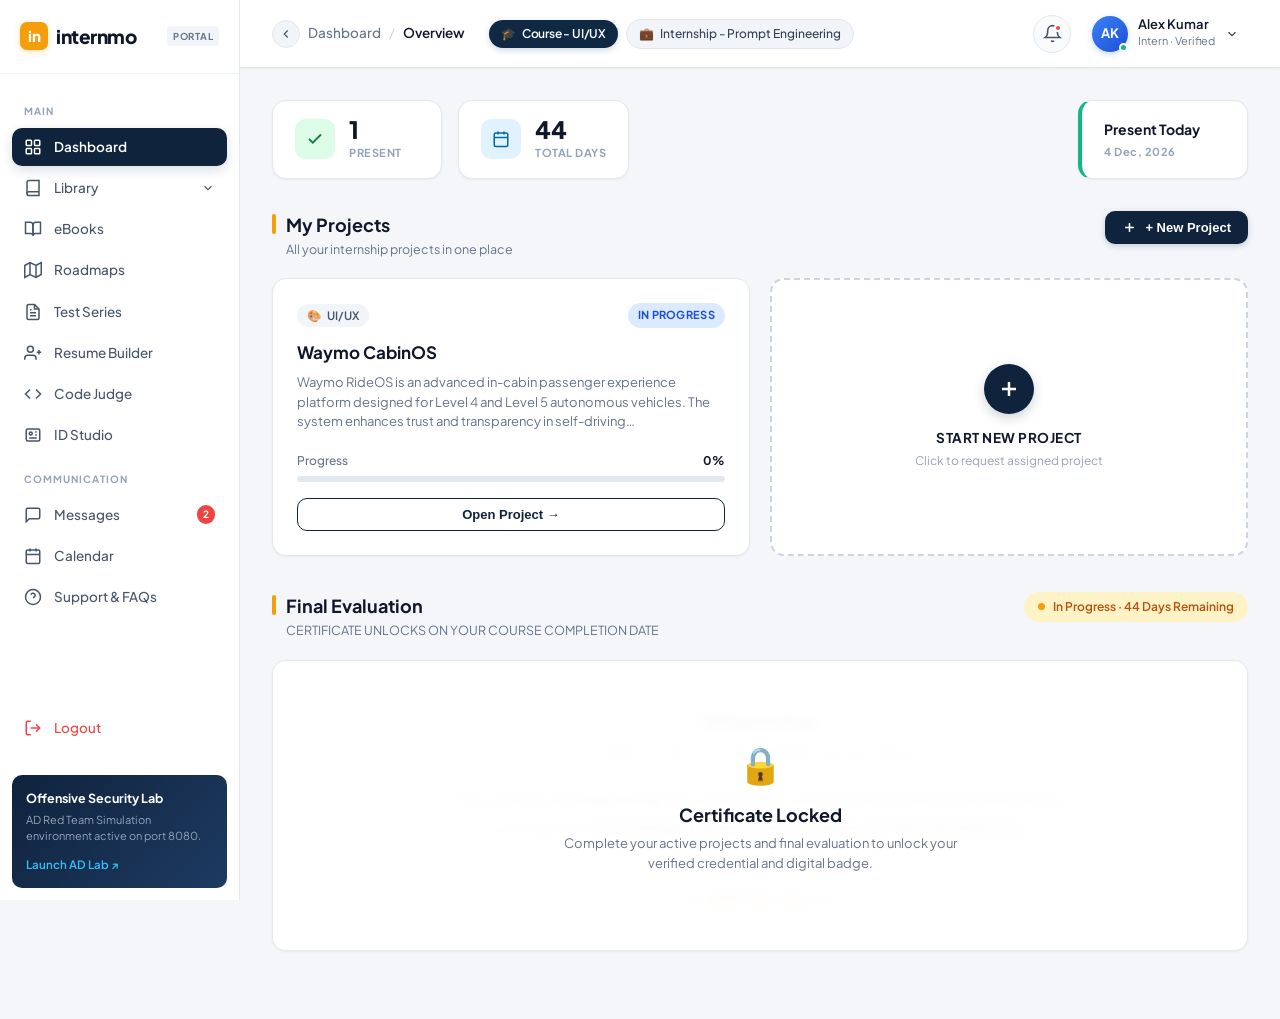
<file: index.html>
<!DOCTYPE html>
<html lang="en">

<head>
  <meta charset="UTF-8" />
  <meta name="viewport" content="width=device-width, initial-scale=1.0" />
  <title>Internmo — Student & Internship Project Portal</title>
  <meta name="description"
    content="Internmo Project Portal — Request, unlock, download, and manage your real-world internship and capstone projects." />
  <link rel="preconnect" href="https://fonts.googleapis.com" />
  <link rel="preconnect" href="https://fonts.gstatic.com" crossorigin />
  <link
    href="https://fonts.googleapis.com/css2?family=Plus+Jakarta+Sans:wght@300;400;500;600;700;800&family=Inter:wght@300;400;500;600;700&family=JetBrains+Mono:wght@400;500;600&display=swap"
    rel="stylesheet" />
  <link rel="stylesheet" href="style.css" />
</head>

<body>
  <div class="app-layout">

    <!-- ═══════════════════ LEFT SIDEBAR ═══════════════════ -->
    <aside class="sidebar" id="sidebar">
      <div class="sidebar-brand">
        <div class="brand-logo">
          <span class="logo-in">in</span>
          <span class="logo-name">internmo</span>
        </div>


        <span class="brand-tag">PORTAL</span>
      </div>

      <nav class="sidebar-nav">
        <div class="nav-section-label">MAIN</div>
        <a href="#" class="nav-item active" id="nav-dashboard" onclick="navigateTo('dashboard', event)">
          <svg class="nav-icon" width="18" height="18" viewBox="0 0 24 24" fill="none" stroke="currentColor"
            stroke-width="2">
            <rect x="3" y="3" width="7" height="7" rx="1" />
            <rect x="14" y="3" width="7" height="7" rx="1" />
            <rect x="3" y="14" width="7" height="7" rx="1" />
            <rect x="14" y="14" width="7" height="7" rx="1" />
          </svg>
          <span>Dashboard</span>
        </a>

        <div class="nav-group">
          <a href="#" class="nav-item nav-has-submenu" onclick="toggleSubmenu('library-sub', event)">
            <svg class="nav-icon" width="18" height="18" viewBox="0 0 24 24" fill="none" stroke="currentColor"
              stroke-width="2">
              <path d="M4 19.5A2.5 2.5 0 0 1 6.5 17H20" />
              <path d="M6.5 2H20v20H6.5A2.5 2.5 0 0 1 4 19.5v-15A2.5 2.5 0 0 1 6.5 2z" />
            </svg>
            <span>Library</span>
            <svg class="arrow-icon" width="14" height="14" viewBox="0 0 24 24" fill="none" stroke="currentColor"
              stroke-width="2">
              <path d="M6 9l6 6 6-6" />
            </svg>
          </a>
          <div class="submenu" id="library-sub">
            <a href="#" class="submenu-item" onclick="showToast('Browsing Project Templates')">Project Templates</a>
            <a href="#" class="submenu-item" onclick="showToast('Browsing Design Kits')">UI/UX Design Kits</a>
            <a href="#" class="submenu-item" onclick="showToast('Browsing Security Repos')">Security Lab Manuals</a>
          </div>
        </div>

        <a href="#" class="nav-item" onclick="showFeatureModal('eBooks', event)">
          <svg class="nav-icon" width="18" height="18" viewBox="0 0 24 24" fill="none" stroke="currentColor"
            stroke-width="2">
            <path d="M2 3h6a4 4 0 0 1 4 4v14a3 3 0 0 0-3-3H2z" />
            <path d="M22 3h-6a4 4 0 0 0-4 4v14a3 3 0 0 1 3-3h7z" />
          </svg>
          <span>eBooks</span>
        </a>

        <a href="#" class="nav-item" onclick="showFeatureModal('Roadmaps', event)">
          <svg class="nav-icon" width="18" height="18" viewBox="0 0 24 24" fill="none" stroke="currentColor"
            stroke-width="2">
            <polygon points="1 6 1 22 8 18 16 22 23 18 23 2 16 6 8 2 1 6" />
            <line x1="8" y1="2" x2="8" y2="18" />
            <line x1="16" y1="6" x2="16" y2="22" />
          </svg>
          <span>Roadmaps</span>
        </a>

        <a href="#" class="nav-item" onclick="showFeatureModal('Test Series', event)">
          <svg class="nav-icon" width="18" height="18" viewBox="0 0 24 24" fill="none" stroke="currentColor"
            stroke-width="2">
            <path d="M14 2H6a2 2 0 0 0-2 2v16a2 2 0 0 0 2 2h12a2 2 0 0 0 2-2V8z" />
            <polyline points="14 2 14 8 20 8" />
            <line x1="16" y1="13" x2="8" y2="13" />
            <line x1="16" y1="17" x2="8" y2="17" />
            <polyline points="10 9 9 9 8 9" />
          </svg>
          <span>Test Series</span>
        </a>

        <a href="#" class="nav-item" onclick="showFeatureModal('Resume Builder', event)">
          <svg class="nav-icon" width="18" height="18" viewBox="0 0 24 24" fill="none" stroke="currentColor"
            stroke-width="2">
            <path d="M16 21v-2a4 4 0 0 0-4-4H5a4 4 0 0 0-4 4v2" />
            <circle cx="8.5" cy="7" r="4" />
            <line x1="20" y1="8" x2="20" y2="14" />
            <line x1="23" y1="11" x2="17" y2="11" />
          </svg>
          <span>Resume Builder</span>
        </a>

        <a href="#" class="nav-item" onclick="showFeatureModal('Code Judge', event)">
          <svg class="nav-icon" width="18" height="18" viewBox="0 0 24 24" fill="none" stroke="currentColor"
            stroke-width="2">
            <polyline points="16 18 22 12 16 6" />
            <polyline points="8 6 2 12 8 18" />
          </svg>
          <span>Code Judge</span>
        </a>

        <a href="#" class="nav-item" onclick="showFeatureModal('ID Studio', event)">
          <svg class="nav-icon" width="18" height="18" viewBox="0 0 24 24" fill="none" stroke="currentColor"
            stroke-width="2">
            <rect x="3" y="4" width="18" height="16" rx="2" />
            <circle cx="9" cy="10" r="2" />
            <line x1="15" y1="8" x2="17" y2="8" />
            <line x1="15" y1="12" x2="17" y2="12" />
            <line x1="7" y1="16" x2="17" y2="16" />
          </svg>
          <span>ID Studio</span>
        </a>

        <div class="nav-section-label">COMMUNICATION</div>
        <a href="#" class="nav-item" onclick="showFeatureModal('Messages', event)">
          <svg class="nav-icon" width="18" height="18" viewBox="0 0 24 24" fill="none" stroke="currentColor"
            stroke-width="2">
            <path d="M21 15a2 2 0 0 1-2 2H7l-4 4V5a2 2 0 0 1 2-2h14a2 2 0 0 1 2 2z" />
          </svg>
          <span>Messages</span>
          <span class="nav-badge">2</span>
        </a>

        <a href="#" class="nav-item" onclick="showFeatureModal('Calendar', event)">
          <svg class="nav-icon" width="18" height="18" viewBox="0 0 24 24" fill="none" stroke="currentColor"
            stroke-width="2">
            <rect x="3" y="4" width="18" height="18" rx="2" ry="2" />
            <line x1="16" y1="2" x2="16" y2="6" />
            <line x1="8" y1="2" x2="8" y2="6" />
            <line x1="3" y1="10" x2="21" y2="10" />
          </svg>
          <span>Calendar</span>
        </a>

        <a href="#" class="nav-item" onclick="showFeatureModal('Support & FAQs', event)">
          <svg class="nav-icon" width="18" height="18" viewBox="0 0 24 24" fill="none" stroke="currentColor"
            stroke-width="2">
            <circle cx="12" cy="12" r="10" />
            <path d="M9.09 9a3 3 0 0 1 5.83 1c0 2-3 3-3 3" />
            <line x1="12" y1="17" x2="12.01" y2="17" />
          </svg>
          <span>Support & FAQs</span>
        </a>

        <a href="#" class="nav-item nav-logout" onclick="showToast('Logged out of session')">
          <svg class="nav-icon" width="18" height="18" viewBox="0 0 24 24" fill="none" stroke="currentColor"
            stroke-width="2">
            <path d="M9 21H5a2 2 0 0 1-2-2V5a2 2 0 0 1 2-2h4" />
            <polyline points="16 17 21 12 16 7" />
            <line x1="21" y1="12" x2="9" y2="12" />
          </svg>
          <span>Logout</span>
        </a>
      </nav>

      <!-- AD Lab Quick Link -->
      <div class="sidebar-footer-card">
        <div class="sfc-title">Offensive Security Lab</div>
        <p class="sfc-desc">AD Red Team Simulation environment active on port 8080.</p>
        <a href="redteam-lab.html" class="sfc-link" target="_blank">Launch AD Lab ↗</a>
      </div>
    </aside>

    <!-- ═══════════════════ MAIN CONTENT AREA ═══════════════════ -->
    <div class="main-wrapper">

      <!-- Top Navigation Bar -->
      <header class="topbar">
        <div class="topbar-left">
          <button class="mobile-toggle" onclick="toggleSidebar()">
            <svg width="20" height="20" viewBox="0 0 24 24" fill="none" stroke="currentColor" stroke-width="2">
              <line x1="3" y1="12" x2="21" y2="12" />
              <line x1="3" y1="6" x2="21" y2="6" />
              <line x1="3" y1="18" x2="21" y2="18" />
            </svg>
          </button>

          <div class="breadcrumb" id="topbarBreadcrumb">
            <button class="back-circle-btn" onclick="navigateTo('dashboard')">
              <svg width="14" height="14" viewBox="0 0 24 24" fill="none" stroke="currentColor" stroke-width="2">
                <path d="M15 18l-6-6 6-6" />
              </svg>
            </button>
            <span class="bc-link" onclick="navigateTo('dashboard')">Dashboard</span>
            <span class="bc-sep">/</span>
            <span class="bc-current" id="breadcrumbSection">Overview</span>
          </div>

          <div class="badge-cluster">
            <div class="course-pill" id="coursePill">
              <span class="pill-icon">🎓</span>
              <span id="activeCourseLabel">Course - UI/UX</span>
            </div>
            <div class="internship-pill" id="internshipPill">
              <span class="pill-icon">💼</span>
              <span id="activeInternshipLabel">Internship - Prompt Engineering</span>
            </div>
          </div>
        </div>

        <div class="topbar-right">
          <!-- Notification Bell -->
          <div class="topbar-btn notification-wrap" onclick="toggleNotifications()">
            <svg width="19" height="19" viewBox="0 0 24 24" fill="none" stroke="currentColor" stroke-width="2">
              <path d="M18 8A6 6 0 0 0 6 8c0 7-3 9-3 9h18s-3-2-3-9" />
              <path d="M13.73 21a2 2 0 0 1-3.46 0" />
            </svg>
            <span class="notif-dot"></span>

            <div class="notif-menu" id="notifMenu">
              <div class="notif-header">Notifications (3)</div>
              <div class="notif-list">
                <div class="notif-item unread">
                  <span class="ni-icon">🎯</span>
                  <div class="ni-text">
                    <p class="ni-msg">Project review unlocked by Admin</p>
                    <span class="ni-time">5 mins ago</span>
                  </div>
                </div>
                <div class="notif-item">
                  <span class="ni-icon">📅</span>
                  <div class="ni-text">
                    <p class="ni-msg">Milestone 1 evaluation scheduled</p>
                    <span class="ni-time">Yesterday</span>
                  </div>
                </div>
                <div class="notif-item">
                  <span class="ni-icon">🏆</span>
                  <div class="ni-text">
                    <p class="ni-msg">Attendance marked for today</p>
                    <span class="ni-time">Today, 09:00 AM</span>
                  </div>
                </div>
              </div>
            </div>
          </div>

          <!-- User Profile -->
          <div class="user-profile" onclick="toggleUserDropdown()">
            <div class="avatar-wrap">
              <div class="avatar">AK</div>
              <span class="avatar-online"></span>
            </div>
            <div class="user-meta">
              <span class="user-name">Alex Kumar</span>
              <span class="user-role">Intern · Verified</span>
            </div>
            <svg width="14" height="14" viewBox="0 0 24 24" fill="none" stroke="currentColor" stroke-width="2">
              <path d="M6 9l6 6 6-6" />
            </svg>

            <!-- User Menu -->
            <div class="user-menu" id="userMenu">
              <div class="um-header">
                <strong>Alex Kumar</strong>
                <span>alex.kumar@internmo.edu</span>
              </div>
              <a href="#" class="um-item" onclick="showToast('Opened Profile Settings')">👤 My Profile</a>
              <a href="#" class="um-item" onclick="showToast('Switched to UI/UX Track')">🎨 Switch Track (UI/UX)</a>
              <a href="#" class="um-item" onclick="showToast('Switched to Offensive Security')">🛡️ Switch Track
                (Cybersecurity)</a>
              <div class="um-divider"></div>
              <a href="#" class="um-item text-danger" onclick="showToast('Logged out')">🚪 Sign Out</a>
            </div>
          </div>
        </div>
      </header>

      <!-- ═══════════════════ VIEW: DASHBOARD ═══════════════════ -->
      <main class="content-view active" id="view-dashboard">

        <!-- Attendance Stats Header Row -->
        <div class="attendance-banner">
          <div class="attendance-card">
            <div class="att-icon-box check-icon">
              <svg width="18" height="18" viewBox="0 0 24 24" fill="none" stroke="currentColor" stroke-width="2.5">
                <polyline points="20 6 9 17 4 12" />
              </svg>
            </div>
            <div class="att-data">
              <div class="att-val">1</div>
              <div class="att-label">PRESENT</div>
            </div>
          </div>

          <div class="attendance-card">
            <div class="att-icon-box calendar-icon">
              <svg width="18" height="18" viewBox="0 0 24 24" fill="none" stroke="currentColor" stroke-width="2">
                <rect x="3" y="4" width="18" height="18" rx="2" />
                <line x1="16" y1="2" x2="16" y2="6" />
                <line x1="8" y1="2" x2="8" y2="6" />
                <line x1="3" y1="10" x2="21" y2="10" />
              </svg>
            </div>
            <div class="att-data">
              <div class="att-val">44</div>
              <div class="att-label">TOTAL DAYS</div>
            </div>
          </div>

          <div class="attendance-card today-card">
            <div class="att-data">
              <div class="att-val-text" id="todayDate">Present Today</div>
              <div class="att-label" id="todaySubDate">19 Oct, 2026</div>
            </div>
          </div>
        </div>

        <!-- ── My Projects Section ── -->
        <section class="section-container">
          <div class="section-header">
            <div>
              <div class="section-title-wrap">
                <span class="section-marker"></span>
                <h2 class="section-title">My Projects</h2>
              </div>
              <p class="section-desc">All your internship projects in one place</p>
            </div>
            <button class="btn btn-primary" onclick="openNewProjectModal()">
              <svg width="15" height="15" viewBox="0 0 24 24" fill="none" stroke="currentColor" stroke-width="2.5">
                <line x1="12" y1="5" x2="12" y2="19" />
                <line x1="5" y1="12" x2="19" y2="12" />
              </svg>
              + New Project
            </button>
          </div>

          <!-- Projects Dynamic Grid -->
          <div class="projects-grid" id="projectsGrid">

            <!-- Project Card: Active / In-Progress -->
            <div class="project-card" id="activeProjectCard">
              <div class="project-card-top">
                <div class="project-card-badge-row">
                  <div class="p-domain-pill">
                    <span class="p-domain-icon">🎨</span>
                    <span id="cardDomain">UI/UX</span>
                  </div>
                  <span class="status-badge badge-inprogress" id="cardStatusBadge">IN PROGRESS</span>
                </div>
                <h3 class="project-title" id="cardProjectTitle">Waymo CabinOS</h3>
                <p class="project-snippet" id="cardProjectDesc">
                  Waymo RideOS is an advanced in-cabin passenger experience platform designed for Level 4 and Level 5
                  autonomous vehicles. The system enhances trust and transparency in self-driving transportation...
                </p>
              </div>

              <div class="project-card-bottom">
                <div class="progress-wrap">
                  <div class="progress-info">
                    <span class="progress-text">Progress</span>
                    <span class="progress-pct" id="cardProgressText">0%</span>
                  </div>
                  <div class="progress-track">
                    <div class="progress-fill" id="cardProgressBar" style="width: 0%"></div>
                  </div>
                </div>

                <button class="btn btn-outline-primary btn-block" onclick="openProjectDetails()">
                  Open Project →
                </button>
              </div>
            </div>

            <!-- Project Card: Awaiting Unlock (Hidden by default, shown when requested) -->
            <div class="project-card card-locked" id="awaitingUnlockCard" style="display: none;">
              <div class="locked-icon-wrap">
                <div class="hourglass-pulse">⏳</div>
              </div>
              <div class="locked-content">
                <span class="status-badge badge-locked">AWAITING UNLOCK</span>
                <h3 class="locked-title" id="awaitingTitle">New Project Request</h3>
                <p class="locked-desc">Wait around 5 minutes for the project to unlock by admin verification.</p>

                <div class="countdown-box">
                  <span class="countdown-clock" id="countdownDisplay">04:59</span>
                  <span class="countdown-sub">time remaining to unlock</span>
                </div>

                <div class="unlock-actions">
                  <button class="btn btn-fast-unlock" onclick="instantUnlockProject()"
                    title="Speed up unlock for testing">
                    ⚡ Fast Unlock (Admin Test)
                  </button>
                </div>
              </div>
            </div>

            <!-- Start New Project Tile (Step 1 in guide) -->
            <div class="start-new-tile" id="startNewTile" onclick="openNewProjectModal()">
              <div class="plus-circle-btn">
                <svg width="24" height="24" viewBox="0 0 24 24" fill="none" stroke="currentColor" stroke-width="2.5">
                  <line x1="12" y1="5" x2="12" y2="19" />
                  <line x1="5" y1="12" x2="19" y2="12" />
                </svg>
              </div>
              <span class="snt-label">START NEW PROJECT</span>
              <span class="snt-hint">Click to request assigned project</span>
            </div>

          </div>
        </section>

        <!-- ── Final Evaluation & Certificate ── -->
        <section class="section-container">
          <div class="section-header">
            <div>
              <div class="section-title-wrap">
                <span class="section-marker"></span>
                <h2 class="section-title">Final Evaluation</h2>
              </div>
              <p class="section-desc">CERTIFICATE UNLOCKS ON YOUR COURSE COMPLETION DATE</p>
            </div>
            <div class="eval-status-pill">
              <span class="dot-amber"></span>
              In Progress · 44 Days Remaining
            </div>
          </div>

          <div class="certificate-preview-box">
            <div class="cert-watermark">
              <div class="cert-header-mock">
                <div class="cert-logo">internmo</div>
                <div class="cert-sub">CERTIFICATE OF INTERNSHIP EXCELLENCE</div>
              </div>
              <div class="cert-body-mock">
                <p>This certifies that <strong>Alex Kumar</strong> has successfully completed the professional
                  internship curriculum in <strong>UI/UX Design & Autonomous Systems Product Architecture</strong>.</p>
              </div>
              <div class="cert-footer-mock">
                <div class="cert-sig">Director of Academic Affairs</div>
                <div class="cert-seal">★ VERIFIED SEAL ★</div>
                <div class="cert-sig">Head of Industry Mentorship</div>
              </div>
            </div>
            <div class="cert-lock-overlay">
              <div class="cert-lock-icon">🔒</div>
              <div class="cert-lock-title">Certificate Locked</div>
              <p class="cert-lock-msg">Complete your active projects and final evaluation to unlock your verified
                credential and digital badge.</p>
            </div>
          </div>
        </section>

      </main>

      <!-- ═══════════════════ VIEW: PROJECT DETAILS (Steps 6 & 7) ═══════════════════ -->
      <main class="content-view" id="view-project-details">

        <!-- Breadcrumb & Back -->
        <div class="details-topbar">
          <div class="details-back-wrap">
            <button class="back-link-btn" onclick="navigateTo('dashboard')">
              <svg width="18" height="18" viewBox="0 0 24 24" fill="none" stroke="currentColor" stroke-width="2">
                <path d="M15 18l-6-6 6-6" />
              </svg>
              Back to Dashboard
            </button>
            <h1 class="details-main-title" id="detailProjectHeading">Waymo CabinOS</h1>
            <div class="details-id-code" id="detailProjectCode">PROJ-WAYM-260702 · UI/UX</div>
          </div>
        </div>

        <div class="details-grid">

          <!-- Left Column: Details & Submission History -->
          <div class="details-left-col">

            <!-- Project Details Card -->
            <div class="panel-card details-overview-card">
              <div class="panel-card-header">
                <h3 class="panel-title">Project Details</h3>
                <span class="status-badge badge-inprogress" id="detailBadge">IN PROGRESS</span>
              </div>

              <div class="project-full-description" id="detailFullDescription">
                Waymo RideOS is an advanced in-cabin passenger experience platform designed for Level 4 and Level 5
                autonomous vehicles. The system enhances trust and transparency in self-driving transportation by
                providing real-time route visualization, vehicle status monitoring, AI-powered driving explanations,
                entertainment and productivity controls, emergency assistance features, and comprehensive accessibility
                support. Designed for future robotaxi services, Waymo RideOS transforms autonomous travel into a safe,
                intelligent, and personalized experience while helping passengers understand and confidently interact
                with their driverless journey.
              </div>

              <!-- Metadata Grid -->
              <div class="meta-stats-row">
                <div class="meta-stat-item">
                  <span class="msi-label">PRIORITY</span>
                  <span class="msi-val text-danger" id="detailPriority">High</span>
                </div>
                <div class="meta-stat-item">
                  <span class="msi-label">ASSIGNED ON</span>
                  <span class="msi-val" id="detailAssignedOn">30 Aug, 2026</span>
                </div>
                <div class="meta-stat-item">
                  <span class="msi-label">COURSE ENDS</span>
                  <span class="msi-val" id="detailCourseEnds">29 Nov, 2026</span>
                </div>
                <div class="meta-stat-item">
                  <span class="msi-label">PROGRESS</span>
                  <span class="msi-val" id="detailProgressText">0%</span>
                </div>
              </div>

              <!-- Download Document Button (Step 7 in PDF!) -->
              <div class="download-action-bar">
                <button class="btn btn-outline-primary btn-download" onclick="downloadProjectDocument()">
                  <svg width="18" height="18" viewBox="0 0 24 24" fill="none" stroke="currentColor" stroke-width="2">
                    <path d="M21 15v4a2 2 0 0 1-2 2H5a2 2 0 0 1-2-2v-4" />
                    <polyline points="7 10 12 15 17 10" />
                    <line x1="12" y1="15" x2="12" y2="3" />
                  </svg>
                  Download Project Document
                </button>
                <span class="download-hint">Complete specification, assets & evaluation rubric</span>
              </div>
            </div>

            <!-- My Submission History Card -->
            <div class="panel-card submissions-card">
              <div class="panel-card-header">
                <h3 class="panel-title">My Submission History</h3>
                <span class="badge-count" id="submissionCount">0 submissions</span>
              </div>

              <!-- Empty State -->
              <div class="empty-submission" id="emptySubmissionState">
                <div class="empty-upload-icon">
                  <svg width="36" height="36" viewBox="0 0 24 24" fill="none" stroke="currentColor" stroke-width="1.5">
                    <path d="M21 15v4a2 2 0 0 1-2 2H5a2 2 0 0 1-2-2v-4" />
                    <polyline points="17 8 12 3 7 8" />
                    <line x1="12" y1="3" x2="12" y2="15" />
                  </svg>
                </div>
                <p class="empty-text">You haven't uploaded any work yet.</p>
                <p class="empty-sub">Submit your project files, Figma links, or GitHub repositories below to complete
                  your evaluation.</p>
              </div>

              <!-- Submissions List (Populated after upload) -->
              <div class="submissions-list" id="submissionsList" style="display: none;"></div>
            </div>

          </div>

          <!-- Right Column: Progress Tracker & Actions -->
          <div class="details-right-col">

            <!-- YOUR PROGRESS Stepper (Matches screenshot 7) -->
            <div class="panel-card progress-stepper-card">
              <div class="panel-card-header">
                <h3 class="panel-title">YOUR PROGRESS</h3>
              </div>

              <div class="stepper-list">
                <div class="step-item step-completed" id="step-pending">
                  <div class="step-indicator">
                    <svg width="12" height="12" viewBox="0 0 24 24" fill="none" stroke="currentColor" stroke-width="3">
                      <polyline points="20 6 9 17 4 12" />
                    </svg>
                  </div>
                  <div class="step-info">
                    <span class="step-name">Pending</span>
                    <span class="step-desc">Project assigned & approved</span>
                  </div>
                </div>

                <div class="step-line active-line"></div>

                <div class="step-item step-active" id="step-inprogress">
                  <div class="step-indicator">
                    <div class="dot-inner"></div>
                  </div>
                  <div class="step-info">
                    <span class="step-name">In Progress</span>
                    <span class="step-desc">Currently working on milestones</span>
                  </div>
                </div>

                <div class="step-line" id="line-sub"></div>

                <div class="step-item step-pending" id="step-submitted">
                  <div class="step-indicator">
                    <span class="step-num">3</span>
                  </div>
                  <div class="step-info">
                    <span class="step-name">Submitted</span>
                    <span class="step-desc">Files submitted for review</span>
                  </div>
                </div>

                <div class="step-line" id="line-comp"></div>

                <div class="step-item step-pending" id="step-completed">
                  <div class="step-indicator">
                    <span class="step-num">4</span>
                  </div>
                  <div class="step-info">
                    <span class="step-name">Completed</span>
                    <span class="step-desc">Final grade & certificate unlocked</span>
                  </div>
                </div>
              </div>
            </div>

            <!-- ACTIONS Card (Matches screenshot 7) -->
            <div class="panel-card actions-card">
              <div class="panel-card-header">
                <h3 class="panel-title">ACTIONS</h3>
              </div>

              <div class="actions-body">
                <button class="btn btn-navy btn-block" onclick="openSubmissionModal()">
                  <svg width="16" height="16" viewBox="0 0 24 24" fill="none" stroke="currentColor" stroke-width="2">
                    <path d="M21 15v4a2 2 0 0 1-2 2H5a2 2 0 0 1-2-2v-4" />
                    <polyline points="17 8 12 3 7 8" />
                    <line x1="12" y1="3" x2="12" y2="15" />
                  </svg>
                  Upload Project File & Submit
                </button>

                <button class="btn btn-ghost btn-block" onclick="navigateTo('dashboard')">
                  ← Back to Dashboard
                </button>
              </div>
            </div>

            <!-- Mentor Support Info -->
            <div class="panel-card mentor-card">
              <div class="mentor-header">
                <div class="mentor-avatar">👨‍🏫</div>
                <div>
                  <div class="mentor-name">Prof. Nathan Drake</div>
                  <div class="mentor-title">Lead Project Evaluator</div>
                </div>
              </div>
              <p class="mentor-help">Need feedback before final submission? Ask a query or request milestone evaluation.
              </p>
              <button class="btn btn-light-sm" onclick="showToast('Query submitted to mentor')">Message Mentor</button>
            </div>

          </div>

        </div>

      </main>

    </div>
  </div>

  <!-- ═══════════════════ MODAL: NEW PROJECT SELECTION (Steps 2, 3, 4) ═══════════════════ -->
  <div class="modal-backdrop" id="newProjectModal">
    <div class="modal-dialog">
      <div class="modal-head">
        <div>
          <h2 class="modal-title">New Project Selection</h2>
          <p class="modal-sub">Select a project assigned by admin</p>
        </div>
        <button class="modal-close-btn" onclick="closeNewProjectModal()">✕</button>
      </div>

      <div class="modal-body">

        <!-- Field 1: YOUR DOMAIN -->
        <div class="form-group">
          <label class="form-label">YOUR DOMAIN</label>
          <div class="domain-input-box">
            <svg class="domain-icon" width="16" height="16" viewBox="0 0 24 24" fill="none" stroke="currentColor"
              stroke-width="2">
              <path d="M12 2l3.09 6.26L22 9.27l-5 4.87 1.18 6.88L12 17.77l-6.18 3.25L7 14.14 2 9.27l6.91-1.01L12 2z" />
            </svg>
            <select class="form-select domain-select" id="domainSelector" onchange="onDomainChange()">
              <option value="ui/ux">ui/ux</option>
              <option value="cybersecurity">Cybersecurity / Active Directory</option>
              <option value="webdev">Fullstack Web Development</option>
              <option value="ai">AI / Prompt Engineering</option>
            </select>
          </div>
        </div>

        <!-- Field 2: FILTER BY DIFFICULTY (Step 2 in PDF) -->
        <div class="form-group">
          <label class="form-label">FILTER BY DIFFICULTY</label>
          <div class="difficulty-filters">
            <button type="button" class="diff-btn active" id="diff-all" onclick="filterDifficulty('all')">
              All
            </button>
            <button type="button" class="diff-btn" id="diff-easy" onclick="filterDifficulty('easy')">
              <span class="diff-dot dot-easy"></span>
              Easy
            </button>
            <button type="button" class="diff-btn" id="diff-moderate" onclick="filterDifficulty('moderate')">
              <span class="diff-dot dot-moderate"></span>
              Moderate
            </button>
            <button type="button" class="diff-btn" id="diff-advanced" onclick="filterDifficulty('advanced')">
              <span class="diff-dot dot-advanced"></span>
              Advanced
            </button>
          </div>
        </div>

        <!-- Field 3: SELECT PROJECT (Step 3 in PDF) -->
        <div class="form-group">
          <label class="form-label">SELECT PROJECT</label>
          <div class="select-wrap">
            <select class="form-select" id="projectSelectDropdown" onchange="onProjectSelectChange()">
              <option value="" disabled selected>--- Select a Project ---</option>
              <!-- Populated dynamically via JS -->
            </select>
          </div>
        </div>

        <!-- Dynamic Project Description Box (Step 4 in PDF) -->
        <div class="form-group" id="projectDescriptionGroup" style="display: none;">
          <label class="form-label">PROJECT DESCRIPTION</label>
          <div class="project-desc-preview" id="modalProjectDescription"></div>
        </div>

        <!-- Field 4: YOUR APPROACH / DESCRIPTION (Step 4 in PDF) -->
        <div class="form-group">
          <div class="form-label-row">
            <label class="form-label">YOUR APPROACH / DESCRIPTION</label>
            <span class="optional-badge">OPTIONAL</span>
          </div>
          <textarea class="form-textarea" id="approachInput" rows="3"
            placeholder="Briefly describe your approach to this project..."></textarea>
          <span class="field-hint">Approach / description is OPTIONAL; you can leave it blank.</span>
        </div>

      </div>

      <div class="modal-foot">
        <button type="button" class="btn btn-navy-cta" id="btnSubmitRequest" onclick="submitProjectRequest()">
          Submit Project Request &gt;
        </button>
      </div>
    </div>
  </div>

  <!-- ═══════════════════ MODAL: UPLOAD PROJECT SUBMISSION ═══════════════════ -->
  <div class="modal-backdrop" id="submissionModal">
    <div class="modal-dialog">
      <div class="modal-head">
        <div>
          <h2 class="modal-title">Upload Project File & Submit</h2>
          <p class="modal-sub">Submit your final deliverables for admin evaluation</p>
        </div>
        <button class="modal-close-btn" onclick="closeSubmissionModal()">✕</button>
      </div>

      <div class="modal-body">

        <!-- Drag & Drop Area -->
        <div class="drop-zone" id="dropZone" onclick="triggerFileInput()">
          <input type="file" id="fileInput" style="display: none;" onchange="handleFileSelected(event)" />
          <div class="drop-zone-icon">📁</div>
          <div class="drop-zone-title" id="dropZoneText">Click or Drag & Drop project ZIP / PDF / Code here</div>
          <div class="drop-zone-sub">Supported formats: .zip, .pdf, .fig, .tar.gz (Max 50MB)</div>
        </div>

        <!-- Optional Link inputs -->
        <div class="form-group" style="margin-top: 16px;">
          <label class="form-label">GITHUB / FIGMA / LIVE DEMO URL</label>
          <input type="url" class="form-input" id="demoUrlInput"
            placeholder="https://github.com/your-username/project-repo" />
        </div>

        <div class="form-group">
          <label class="form-label">REMARKS / RELEASE NOTES FOR EVALUATOR</label>
          <textarea class="form-textarea" id="submissionRemarks" rows="2"
            placeholder="Detail any specific setup instructions or credentials..."></textarea>
        </div>

      </div>

      <div class="modal-foot">
        <button type="button" class="btn btn-ghost" onclick="closeSubmissionModal()">Cancel</button>
        <button type="button" class="btn btn-navy-cta" onclick="confirmSubmission()">
          Confirm & Submit Evaluation &gt;
        </button>
      </div>
    </div>
  </div>

  <!-- ═══════════════════ GENERIC FEATURE MODAL ═══════════════════ -->
  <div class="modal-backdrop" id="featureModal">
    <div class="modal-dialog" style="max-width: 480px;">
      <div class="modal-head">
        <h2 class="modal-title" id="featureModalTitle">Feature</h2>
        <button class="modal-close-btn" onclick="closeFeatureModal()">✕</button>
      </div>
      <div class="modal-body" style="text-align: center; padding: 30px 20px;">
        <div style="font-size: 40px; margin-bottom: 12px;">🚀</div>
        <h3 id="featureModalHeading" style="font-size: 16px; margin-bottom: 8px;">Section Loaded</h3>
        <p style="color: #64748b; font-size: 13.5px; line-height: 1.6;" id="featureModalBody">
          You are exploring the student portal modules. All active assignments and materials are synchronized with your
          account.
        </p>
      </div>
      <div class="modal-foot" style="justify-content: center;">
        <button type="button" class="btn btn-primary" onclick="closeFeatureModal()">Continue</button>
      </div>
    </div>
  </div>

  <!-- Toast Container -->
  <div class="toast-hub" id="toastHub"></div>

  <script src="app.js"></script>
</body>

</html>
</file>
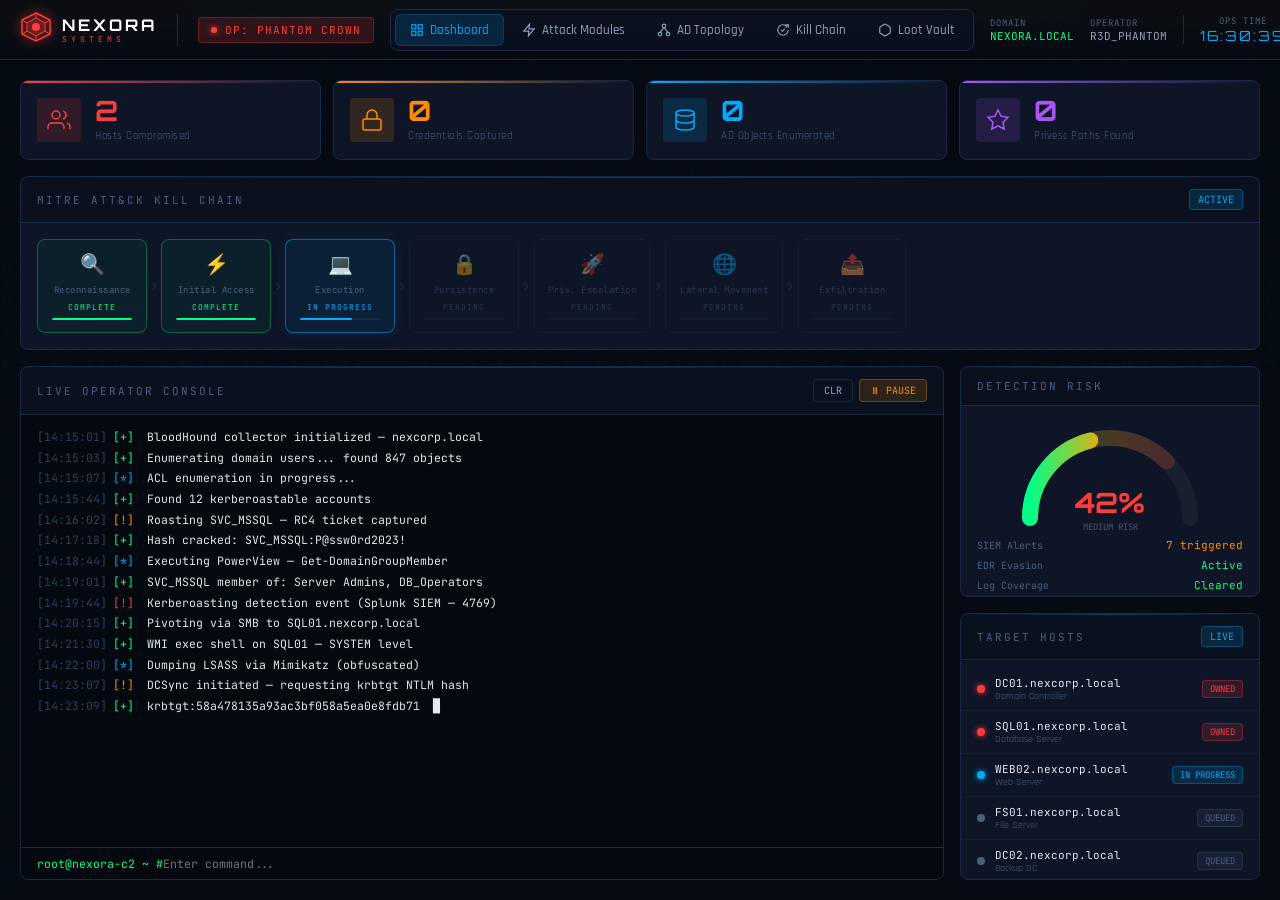
<file: redteam-lab.html>
<!DOCTYPE html>
<html lang="en">
<head>
  <meta charset="UTF-8" />
  <meta name="viewport" content="width=device-width, initial-scale=1.0" />
  <title>Nexora Systems — AD Red Team Simulation Lab</title>
  <meta name="description" content="Nexora Active Directory lab demonstration dashboard. All displayed values are simulated placeholders and are not live security telemetry." />
  <link rel="preconnect" href="https://fonts.googleapis.com" />
  <link rel="preconnect" href="https://fonts.gstatic.com" crossorigin />
  <link href="https://fonts.googleapis.com/css2?family=JetBrains+Mono:wght@300;400;500;600;700&family=Rajdhani:wght@300;400;500;600;700&family=Orbitron:wght@400;500;600;700;800;900&display=swap" rel="stylesheet" />
  <link rel="stylesheet" href="redteam.css" />
</head>
<body>
  <div role="status" style="position:relative;z-index:10;padding:10px 16px;background:#7a4a12;color:#fff;font:600 13px/1.4 sans-serif;text-align:center;">SIMULATION DEMO ONLY — dashboard values and terminal output are illustrative placeholders, not live telemetry or verified security findings.</div>
  <!-- Animated Background -->
  <canvas id="matrixCanvas"></canvas>
  <div class="hex-grid"></div>

  <!-- Top Navigation -->
  <header class="topbar" id="topbar">
    <div class="topbar-left">
      <div class="logo-wrap">
        <div class="logo-icon">
          <svg width="32" height="32" viewBox="0 0 32 32" fill="none">
            <polygon points="16,2 30,9 30,23 16,30 2,23 2,9" stroke="#ff3c3c" stroke-width="1.5" fill="none"/>
            <polygon points="16,7 25,12 25,20 16,25 7,20 7,12" stroke="#ff3c3c" stroke-width="1" fill="rgba(255,60,60,0.08)"/>
            <circle cx="16" cy="16" r="4" fill="#ff3c3c"/>
            <line x1="16" y1="2" x2="16" y2="7" stroke="#ff3c3c" stroke-width="1"/>
            <line x1="30" y1="9" x2="25" y2="12" stroke="#ff3c3c" stroke-width="1"/>
            <line x1="30" y1="23" x2="25" y2="20" stroke="#ff3c3c" stroke-width="1"/>
            <line x1="16" y1="30" x2="16" y2="25" stroke="#ff3c3c" stroke-width="1"/>
            <line x1="2" y1="23" x2="7" y2="20" stroke="#ff3c3c" stroke-width="1"/>
            <line x1="2" y1="9" x2="7" y2="12" stroke="#ff3c3c" stroke-width="1"/>
          </svg>
        </div>
        <div class="logo-text">
          <span class="brand">NEXORA</span>
          <span class="brand-sub">SYSTEMS</span>
        </div>
      </div>
      <div class="topbar-divider"></div>
      <div class="op-badge">
        <span class="op-dot"></span>
        <span class="op-label">OP: PHANTOM CROWN</span>
      </div>
    </div>
    <div class="topbar-center">
      <nav class="nav-tabs">
        <button class="nav-tab active" id="tab-dashboard" onclick="switchTab('dashboard')">
          <svg width="14" height="14" viewBox="0 0 24 24" fill="none" stroke="currentColor" stroke-width="2"><rect x="3" y="3" width="7" height="7"/><rect x="14" y="3" width="7" height="7"/><rect x="3" y="14" width="7" height="7"/><rect x="14" y="14" width="7" height="7"/></svg>
          Dashboard
        </button>
        <button class="nav-tab" id="tab-attack" onclick="switchTab('attack')">
          <svg width="14" height="14" viewBox="0 0 24 24" fill="none" stroke="currentColor" stroke-width="2"><path d="M13 2L3 14h9l-1 8 10-12h-9l1-8z"/></svg>
          Attack Modules
        </button>
        <button class="nav-tab" id="tab-topology" onclick="switchTab('topology')">
          <svg width="14" height="14" viewBox="0 0 24 24" fill="none" stroke="currentColor" stroke-width="2"><circle cx="12" cy="5" r="3"/><circle cx="5" cy="19" r="3"/><circle cx="19" cy="19" r="3"/><line x1="12" y1="8" x2="5" y2="16"/><line x1="12" y1="8" x2="19" y2="16"/></svg>
          AD Topology
        </button>
        <button class="nav-tab" id="tab-killchain" onclick="switchTab('killchain')">
          <svg width="14" height="14" viewBox="0 0 24 24" fill="none" stroke="currentColor" stroke-width="2"><path d="M9 12l2 2 4-4"/><path d="M21 12c0 4.97-4.03 9-9 9s-9-4.03-9-9 4.03-9 9-9c1.98 0 3.8.64 5.27 1.72"/><path d="M21 3l-5 5"/><path d="M16 3h5v5"/></svg>
          Kill Chain
        </button>
        <button class="nav-tab" id="tab-loot" onclick="switchTab('loot')">
          <svg width="14" height="14" viewBox="0 0 24 24" fill="none" stroke="currentColor" stroke-width="2"><path d="M21 16V8a2 2 0 0 0-1-1.73l-7-4a2 2 0 0 0-2 0l-7 4A2 2 0 0 0 3 8v8a2 2 0 0 0 1 1.73l7 4a2 2 0 0 0 2 0l7-4A2 2 0 0 0 21 16z"/></svg>
          Loot Vault
        </button>
      </nav>
    </div>
    <div class="topbar-right">
      <div class="status-cluster">
        <div class="status-item">
          <span class="status-label">DOMAIN</span>
          <span class="status-val online">NEXORA.LOCAL</span>
        </div>
        <div class="status-item">
          <span class="status-label">OPERATOR</span>
          <span class="status-val">R3D_PHANTOM</span>
        </div>
      </div>
      <div class="clock-wrap">
        <span class="clock-label">OPS TIME</span>
        <span class="clock" id="clock">00:00:00</span>
      </div>
      <div class="alert-btn" id="alertBtn" onclick="toggleAlerts()">
        <svg width="18" height="18" viewBox="0 0 24 24" fill="none" stroke="currentColor" stroke-width="2"><path d="M18 8A6 6 0 0 0 6 8c0 7-3 9-3 9h18s-3-2-3-9"/><path d="M13.73 21a2 2 0 0 1-3.46 0"/></svg>
        <span class="alert-count" id="alertCount">3</span>
      </div>
    </div>
  </header>

  <!-- Alert Dropdown -->
  <div class="alert-dropdown" id="alertDropdown">
    <div class="alert-header">SYSTEM ALERTS</div>
    <div class="alert-item critical">
      <span class="alert-icon">⚠</span>
      <div>
        <div class="alert-title">DCSync Detected on DC01</div>
        <div class="alert-time">14:23:07 UTC</div>
      </div>
    </div>
    <div class="alert-item warning">
      <span class="alert-icon">⚡</span>
      <div>
        <div class="alert-title">Kerberoasting attempt — SVC_SQL</div>
        <div class="alert-time">14:19:44 UTC</div>
      </div>
    </div>
    <div class="alert-item info">
      <span class="alert-icon">ℹ</span>
      <div>
        <div class="alert-title">BloodHound enumeration completed</div>
        <div class="alert-time">14:15:01 UTC</div>
      </div>
    </div>
  </div>

  <!-- Main Content -->
  <main class="main-content">

    <!-- ═══════════════════ DASHBOARD TAB ═══════════════════ -->
    <section class="tab-panel active" id="panel-dashboard">
      <div class="dash-grid">

        <!-- Stat Cards Row -->
        <div class="stats-row">
          <div class="stat-card" data-color="red">
            <div class="stat-icon">
              <svg width="24" height="24" viewBox="0 0 24 24" fill="none" stroke="currentColor" stroke-width="1.5"><path d="M17 21v-2a4 4 0 0 0-4-4H5a4 4 0 0 0-4 4v2"/><circle cx="9" cy="7" r="4"/><path d="M23 21v-2a4 4 0 0 0-3-3.87"/><path d="M16 3.13a4 4 0 0 1 0 7.75"/></svg>
            </div>
            <div class="stat-data">
              <span class="stat-val" id="stat-hosts">0</span>
              <span class="stat-label">Hosts Compromised</span>
            </div>
          </div>
          <div class="stat-card" data-color="orange">
            <div class="stat-icon">
              <svg width="24" height="24" viewBox="0 0 24 24" fill="none" stroke="currentColor" stroke-width="1.5"><rect x="3" y="11" width="18" height="11" rx="2" ry="2"/><path d="M7 11V7a5 5 0 0 1 10 0v4"/></svg>
            </div>
            <div class="stat-data">
              <span class="stat-val" id="stat-creds">0</span>
              <span class="stat-label">Credentials Captured</span>
            </div>
          </div>
          <div class="stat-card" data-color="blue">
            <div class="stat-icon">
              <svg width="24" height="24" viewBox="0 0 24 24" fill="none" stroke="currentColor" stroke-width="1.5"><ellipse cx="12" cy="5" rx="9" ry="3"/><path d="M21 12c0 1.66-4 3-9 3s-9-1.34-9-3"/><path d="M3 5v14c0 1.66 4 3 9 3s9-1.34 9-3V5"/></svg>
            </div>
            <div class="stat-data">
              <span class="stat-val" id="stat-objects">0</span>
              <span class="stat-label">AD Objects Enumerated</span>
            </div>
          </div>
          <div class="stat-card" data-color="purple">
            <div class="stat-icon">
              <svg width="24" height="24" viewBox="0 0 24 24" fill="none" stroke="currentColor" stroke-width="1.5"><polygon points="12 2 15.09 8.26 22 9.27 17 14.14 18.18 21.02 12 17.77 5.82 21.02 7 14.14 2 9.27 8.91 8.26 12 2"/></svg>
            </div>
            <div class="stat-data">
              <span class="stat-val" id="stat-privesc">0</span>
              <span class="stat-label">Privesc Paths Found</span>
            </div>
          </div>
        </div>

        <!-- Main dash layout -->
        <div class="dash-main">

          <!-- Kill Chain Progress -->
          <div class="panel-card kill-chain-mini">
            <div class="panel-header">
              <span class="panel-title">MITRE ATT&CK KILL CHAIN</span>
              <span class="panel-badge">ACTIVE</span>
            </div>
            <div class="kill-chain-steps" id="killChainSteps">
              <div class="kc-step done" data-phase="recon">
                <div class="kc-icon">🔍</div>
                <div class="kc-label">Reconnaissance</div>
                <div class="kc-status">COMPLETE</div>
                <div class="kc-bar"><div class="kc-fill" style="width:100%"></div></div>
              </div>
              <div class="kc-arrow">›</div>
              <div class="kc-step done" data-phase="init">
                <div class="kc-icon">⚡</div>
                <div class="kc-label">Initial Access</div>
                <div class="kc-status">COMPLETE</div>
                <div class="kc-bar"><div class="kc-fill" style="width:100%"></div></div>
              </div>
              <div class="kc-arrow">›</div>
              <div class="kc-step active" data-phase="exec">
                <div class="kc-icon">💻</div>
                <div class="kc-label">Execution</div>
                <div class="kc-status">IN PROGRESS</div>
                <div class="kc-bar"><div class="kc-fill" style="width:65%"></div></div>
              </div>
              <div class="kc-arrow">›</div>
              <div class="kc-step pending" data-phase="persist">
                <div class="kc-icon">🔒</div>
                <div class="kc-label">Persistence</div>
                <div class="kc-status">PENDING</div>
                <div class="kc-bar"><div class="kc-fill" style="width:0%"></div></div>
              </div>
              <div class="kc-arrow">›</div>
              <div class="kc-step pending" data-phase="privesc">
                <div class="kc-icon">🚀</div>
                <div class="kc-label">Priv. Escalation</div>
                <div class="kc-status">PENDING</div>
                <div class="kc-bar"><div class="kc-fill" style="width:0%"></div></div>
              </div>
              <div class="kc-arrow">›</div>
              <div class="kc-step pending" data-phase="lateral">
                <div class="kc-icon">🌐</div>
                <div class="kc-label">Lateral Movement</div>
                <div class="kc-status">PENDING</div>
                <div class="kc-bar"><div class="kc-fill" style="width:0%"></div></div>
              </div>
              <div class="kc-arrow">›</div>
              <div class="kc-step pending" data-phase="exfil">
                <div class="kc-icon">📤</div>
                <div class="kc-label">Exfiltration</div>
                <div class="kc-status">PENDING</div>
                <div class="kc-bar"><div class="kc-fill" style="width:0%"></div></div>
              </div>
            </div>
          </div>

          <div class="dash-lower">
            <!-- Live Terminal -->
            <div class="panel-card terminal-panel">
              <div class="panel-header">
                <span class="panel-title">LIVE OPERATOR CONSOLE</span>
                <div class="terminal-controls">
                  <button class="term-btn" onclick="clearTerminal()">CLR</button>
                  <button class="term-btn active" id="pauseBtn" onclick="toggleTermPause()">⏸ PAUSE</button>
                </div>
              </div>
              <div class="terminal-body" id="terminalBody">
                <div class="term-line"><span class="term-ts">[14:15:01]</span> <span class="term-ok">[+]</span> BloodHound collector initialized — nexcorp.local</div>
                <div class="term-line"><span class="term-ts">[14:15:03]</span> <span class="term-ok">[+]</span> Enumerating domain users... found 847 objects</div>
                <div class="term-line"><span class="term-ts">[14:15:07]</span> <span class="term-info">[*]</span> ACL enumeration in progress...</div>
                <div class="term-line"><span class="term-ts">[14:15:44]</span> <span class="term-ok">[+]</span> Found 12 kerberoastable accounts</div>
                <div class="term-line"><span class="term-ts">[14:16:02]</span> <span class="term-warn">[!]</span> Roasting SVC_MSSQL — RC4 ticket captured</div>
                <div class="term-line"><span class="term-ts">[14:17:18]</span> <span class="term-ok">[+]</span> Hash cracked: SVC_MSSQL:P@ssw0rd2023!</div>
                <div class="term-line"><span class="term-ts">[14:18:44]</span> <span class="term-info">[*]</span> Executing PowerView — Get-DomainGroupMember</div>
                <div class="term-line"><span class="term-ts">[14:19:01]</span> <span class="term-ok">[+]</span> SVC_MSSQL member of: Server Admins, DB_Operators</div>
                <div class="term-line"><span class="term-ts">[14:19:44]</span> <span class="term-err">[!]</span> Kerberoasting detection event (Splunk SIEM — 4769)</div>
                <div class="term-line"><span class="term-ts">[14:20:15]</span> <span class="term-ok">[+]</span> Pivoting via SMB to SQL01.nexcorp.local</div>
                <div class="term-line"><span class="term-ts">[14:21:30]</span> <span class="term-ok">[+]</span> WMI exec shell on SQL01 — SYSTEM level</div>
                <div class="term-line"><span class="term-ts">[14:22:00]</span> <span class="term-info">[*]</span> Dumping LSASS via Mimikatz (obfuscated)</div>
                <div class="term-line"><span class="term-ts">[14:23:07]</span> <span class="term-warn">[!]</span> DCSync initiated — requesting krbtgt NTLM hash</div>
                <div class="term-line blink-line"><span class="term-ts">[14:23:09]</span> <span class="term-ok">[+]</span> krbtgt:58a478135a93ac3bf058a5ea0e8fdb71 <span class="cursor-blink">█</span></div>
              </div>
              <div class="terminal-input-bar">
                <span class="term-prompt">root@nexora-c2 ~ # </span>
                <input type="text" class="term-input" id="termInput" placeholder="Enter command..." onkeydown="handleTermInput(event)" />
              </div>
            </div>

            <!-- Right panel -->
            <div class="dash-right-col">
              <!-- Threat Meter -->
              <div class="panel-card threat-panel">
                <div class="panel-header">
                  <span class="panel-title">DETECTION RISK</span>
                </div>
                <div class="threat-meter-wrap">
                  <svg class="threat-gauge" viewBox="0 0 200 120" width="200" height="120">
                    <defs>
                      <linearGradient id="gaugeGrad" x1="0%" y1="0%" x2="100%" y2="0%">
                        <stop offset="0%" style="stop-color:#00ff88"/>
                        <stop offset="50%" style="stop-color:#ffa500"/>
                        <stop offset="100%" style="stop-color:#ff3c3c"/>
                      </linearGradient>
                    </defs>
                    <path d="M 20 100 A 80 80 0 0 1 180 100" stroke="#1a1f2e" stroke-width="16" fill="none" stroke-linecap="round"/>
                    <path d="M 20 100 A 80 80 0 0 1 180 100" stroke="url(#gaugeGrad)" stroke-width="16" fill="none" stroke-linecap="round" stroke-dasharray="251.2" stroke-dashoffset="62.8" opacity="0.2"/>
                    <path id="gaugeFill" d="M 20 100 A 80 80 0 0 1 180 100" stroke="url(#gaugeGrad)" stroke-width="16" fill="none" stroke-linecap="round" stroke-dasharray="251.2" stroke-dashoffset="150"/>
                    <text x="100" y="95" text-anchor="middle" fill="#ff3c3c" font-size="28" font-family="Orbitron" font-weight="700" id="gaugeText">42%</text>
                    <text x="100" y="112" text-anchor="middle" fill="#4a5568" font-size="9" font-family="JetBrains Mono" id="gaugeRiskLabel">MEDIUM RISK</text>
                  </svg>
                </div>
                <div class="threat-breakdown">
                  <div class="tb-item"><span class="tb-label">SIEM Alerts</span><span class="tb-val warn">7 triggered</span></div>
                  <div class="tb-item"><span class="tb-label">EDR Evasion</span><span class="tb-val ok">Active</span></div>
                  <div class="tb-item"><span class="tb-label">Log Coverage</span><span class="tb-val ok">Cleared</span></div>
                </div>
              </div>

              <!-- Target Summary -->
              <div class="panel-card targets-panel">
                <div class="panel-header">
                  <span class="panel-title">TARGET HOSTS</span>
                  <span class="panel-badge pulse">LIVE</span>
                </div>
                <div class="target-list">
                  <div class="target-item owned">
                    <div class="target-dot t-owned"></div>
                    <div class="target-info">
                      <span class="target-name">DC01.nexcorp.local</span>
                      <span class="target-role">Domain Controller</span>
                    </div>
                    <span class="target-status owned-badge">OWNED</span>
                  </div>
                  <div class="target-item owned">
                    <div class="target-dot t-owned"></div>
                    <div class="target-info">
                      <span class="target-name">SQL01.nexcorp.local</span>
                      <span class="target-role">Database Server</span>
                    </div>
                    <span class="target-status owned-badge">OWNED</span>
                  </div>
                  <div class="target-item t-active">
                    <div class="target-dot t-inprogress"></div>
                    <div class="target-info">
                      <span class="target-name">WEB02.nexcorp.local</span>
                      <span class="target-role">Web Server</span>
                    </div>
                    <span class="target-status active-badge">IN PROGRESS</span>
                  </div>
                  <div class="target-item">
                    <div class="target-dot t-pending"></div>
                    <div class="target-info">
                      <span class="target-name">FS01.nexcorp.local</span>
                      <span class="target-role">File Server</span>
                    </div>
                    <span class="target-status pending-badge">QUEUED</span>
                  </div>
                  <div class="target-item">
                    <div class="target-dot t-pending"></div>
                    <div class="target-info">
                      <span class="target-name">DC02.nexcorp.local</span>
                      <span class="target-role">Backup DC</span>
                    </div>
                    <span class="target-status pending-badge">QUEUED</span>
                  </div>
                </div>
              </div>
            </div>
          </div>
        </div>
      </div>
    </section>

    <!-- ═══════════════════ ATTACK MODULES TAB ═══════════════════ -->
    <section class="tab-panel" id="panel-attack">
      <div class="attack-grid">
        <div class="attack-sidebar">
          <div class="sidebar-title">ATTACK CATEGORIES</div>
          <div class="attack-cat-list">
            <button class="cat-btn active" onclick="filterAttacks('all')" id="cat-all">
              <svg width="14" height="14" viewBox="0 0 24 24" fill="none" stroke="currentColor" stroke-width="2"><circle cx="12" cy="12" r="10"/></svg>
              All Modules <span class="cat-count">18</span>
            </button>
            <button class="cat-btn" onclick="filterAttacks('recon')" id="cat-recon">
              <svg width="14" height="14" viewBox="0 0 24 24" fill="none" stroke="currentColor" stroke-width="2"><circle cx="11" cy="11" r="8"/><line x1="21" y1="21" x2="16.65" y2="16.65"/></svg>
              Reconnaissance <span class="cat-count">4</span>
            </button>
            <button class="cat-btn" onclick="filterAttacks('cred')" id="cat-cred">
              <svg width="14" height="14" viewBox="0 0 24 24" fill="none" stroke="currentColor" stroke-width="2"><rect x="3" y="11" width="18" height="11" rx="2"/><path d="M7 11V7a5 5 0 0 1 10 0v4"/></svg>
              Credential Access <span class="cat-count">5</span>
            </button>
            <button class="cat-btn" onclick="filterAttacks('lateral')" id="cat-lateral">
              <svg width="14" height="14" viewBox="0 0 24 24" fill="none" stroke="currentColor" stroke-width="2"><path d="M5 12h14M12 5l7 7-7 7"/></svg>
              Lateral Movement <span class="cat-count">4</span>
            </button>
            <button class="cat-btn" onclick="filterAttacks('privesc')" id="cat-privesc">
              <svg width="14" height="14" viewBox="0 0 24 24" fill="none" stroke="currentColor" stroke-width="2"><polyline points="18 15 12 9 6 15"/></svg>
              Privilege Escalation <span class="cat-count">3</span>
            </button>
            <button class="cat-btn" onclick="filterAttacks('persist')" id="cat-persist">
              <svg width="14" height="14" viewBox="0 0 24 24" fill="none" stroke="currentColor" stroke-width="2"><path d="M12 22s8-4 8-10V5l-8-3-8 3v7c0 6 8 10 8 10z"/></svg>
              Persistence <span class="cat-count">2</span>
            </button>
          </div>
          <div class="sidebar-divider"></div>
          <div class="sidebar-title">OPERATION STATUS</div>
          <div class="op-stats">
            <div class="op-stat-row"><span>Modules Run</span><span class="op-stat-val">7 / 18</span></div>
            <div class="op-stat-row"><span>Success Rate</span><span class="op-stat-val green">85.7%</span></div>
            <div class="op-stat-row"><span>Avg. Duration</span><span class="op-stat-val">4m 12s</span></div>
          </div>
        </div>

        <div class="attack-modules-grid" id="attackModulesGrid">
          <!-- Recon -->
          <div class="attack-module" data-category="recon" data-status="done">
            <div class="module-header">
              <div class="module-icon mi-recon">🔍</div>
              <div class="module-meta"><div class="module-name">BloodHound AD Enum</div><div class="module-tactic">T1087 — Account Discovery</div></div>
              <span class="module-status-badge msb-done">EXECUTED</span>
            </div>
            <p class="module-desc">Full AD enumeration using SharpHound collector. Maps trust relationships, ACLs, group memberships, and shortest paths to Domain Admin.</p>
            <div class="module-footer">
              <div class="module-tags"><span class="tag">SharpHound</span><span class="tag">PowerShell</span><span class="tag">LDAP</span></div>
              <button class="module-btn btn-rerun" onclick="runModule(this, 'BloodHound AD Enum')">RE-RUN</button>
            </div>
          </div>
          <div class="attack-module" data-category="recon" data-status="done">
            <div class="module-header">
              <div class="module-icon mi-recon">🌐</div>
              <div class="module-meta"><div class="module-name">LDAP Enumeration</div><div class="module-tactic">T1018 — Remote System Discovery</div></div>
              <span class="module-status-badge msb-done">EXECUTED</span>
            </div>
            <p class="module-desc">Anonymous and authenticated LDAP queries to enumerate users, computers, OUs, and GPOs from the domain controller.</p>
            <div class="module-footer">
              <div class="module-tags"><span class="tag">LDAP</span><span class="tag">389/636</span><span class="tag">Anonymous</span></div>
              <button class="module-btn btn-rerun" onclick="runModule(this, 'LDAP Enumeration')">RE-RUN</button>
            </div>
          </div>
          <div class="attack-module" data-category="recon" data-status="done">
            <div class="module-header">
              <div class="module-icon mi-recon">📡</div>
              <div class="module-meta"><div class="module-name">SMB Share Enumeration</div><div class="module-tactic">T1135 — Network Share Discovery</div></div>
              <span class="module-status-badge msb-done">EXECUTED</span>
            </div>
            <p class="module-desc">Enumerate SMB shares across all discovered hosts. Identify readable/writable shares, SYSVOL/NETLOGON contents, and GPP credential files.</p>
            <div class="module-footer">
              <div class="module-tags"><span class="tag">SMB</span><span class="tag">CrackMapExec</span><span class="tag">445/TCP</span></div>
              <button class="module-btn btn-rerun" onclick="runModule(this, 'SMB Share Enumeration')">RE-RUN</button>
            </div>
          </div>
          <div class="attack-module" data-category="recon" data-status="idle">
            <div class="module-header">
              <div class="module-icon mi-recon">📊</div>
              <div class="module-meta"><div class="module-name">PowerView Recon</div><div class="module-tactic">T1069 — Permission Groups Discovery</div></div>
              <span class="module-status-badge msb-idle">READY</span>
            </div>
            <p class="module-desc">Comprehensive AD recon using PowerView. Enumerate domain admins, local admins, sessions, and logged-on users across hosts.</p>
            <div class="module-footer">
              <div class="module-tags"><span class="tag">PowerView</span><span class="tag">PS-Remoting</span></div>
              <button class="module-btn btn-exec" onclick="runModule(this, 'PowerView Recon')">EXECUTE</button>
            </div>
          </div>
          <!-- Credential Access -->
          <div class="attack-module" data-category="cred" data-status="done">
            <div class="module-header">
              <div class="module-icon mi-cred">🎟️</div>
              <div class="module-meta"><div class="module-name">Kerberoasting</div><div class="module-tactic">T1558.003 — Steal/Forge Kerberos Tickets</div></div>
              <span class="module-status-badge msb-done">EXECUTED</span>
            </div>
            <p class="module-desc">Request Kerberos service tickets for accounts with SPNs. Crack RC4-encrypted TGS tickets offline via Hashcat to recover plaintext credentials.</p>
            <div class="module-footer">
              <div class="module-tags"><span class="tag">Rubeus</span><span class="tag">Hashcat</span><span class="tag">TGS</span></div>
              <button class="module-btn btn-rerun" onclick="runModule(this, 'Kerberoasting')">RE-RUN</button>
            </div>
          </div>
          <div class="attack-module" data-category="cred" data-status="done">
            <div class="module-header">
              <div class="module-icon mi-cred">🔑</div>
              <div class="module-meta"><div class="module-name">AS-REP Roasting</div><div class="module-tactic">T1558.004 — AS-REP Roasting</div></div>
              <span class="module-status-badge msb-done">EXECUTED</span>
            </div>
            <p class="module-desc">Target accounts with Kerberos pre-authentication disabled. Extract AS-REP hashes without credentials and crack offline.</p>
            <div class="module-footer">
              <div class="module-tags"><span class="tag">Impacket</span><span class="tag">GetNPUsers</span><span class="tag">Hashcat</span></div>
              <button class="module-btn btn-rerun" onclick="runModule(this, 'AS-REP Roasting')">RE-RUN</button>
            </div>
          </div>
          <div class="attack-module" data-category="cred" data-status="done">
            <div class="module-header">
              <div class="module-icon mi-cred">💉</div>
              <div class="module-meta"><div class="module-name">LSASS Memory Dump</div><div class="module-tactic">T1003.001 — LSASS Memory</div></div>
              <span class="module-status-badge msb-done">EXECUTED</span>
            </div>
            <p class="module-desc">Dump LSASS process memory using Mimikatz, comsvcs.dll, or ProcDump to extract NTLM hashes, Kerberos tickets, and cleartext creds.</p>
            <div class="module-footer">
              <div class="module-tags"><span class="tag">Mimikatz</span><span class="tag">LSASS</span><span class="tag">WDigest</span></div>
              <button class="module-btn btn-rerun" onclick="runModule(this, 'LSASS Memory Dump')">RE-RUN</button>
            </div>
          </div>
          <div class="attack-module" data-category="cred" data-status="idle">
            <div class="module-header">
              <div class="module-icon mi-cred">🔐</div>
              <div class="module-meta"><div class="module-name">DCSync Attack</div><div class="module-tactic">T1003.006 — DCSync</div></div>
              <span class="module-status-badge msb-idle">READY</span>
            </div>
            <p class="module-desc">Simulate a Domain Controller to request password data via MS-DRSR. Extract NTLM hashes for all domain accounts including krbtgt.</p>
            <div class="module-footer">
              <div class="module-tags"><span class="tag">Mimikatz</span><span class="tag">Impacket</span><span class="tag">DRSUAPI</span></div>
              <button class="module-btn btn-exec" onclick="runModule(this, 'DCSync Attack')">EXECUTE</button>
            </div>
          </div>
          <div class="attack-module" data-category="cred" data-status="idle">
            <div class="module-header">
              <div class="module-icon mi-cred">📋</div>
              <div class="module-meta"><div class="module-name">GPP Password Harvest</div><div class="module-tactic">T1552.006 — Group Policy Preferences</div></div>
              <span class="module-status-badge msb-idle">READY</span>
            </div>
            <p class="module-desc">Search SYSVOL for Group Policy Preference XML files containing AES-256 encrypted (but with published key) passwords.</p>
            <div class="module-footer">
              <div class="module-tags"><span class="tag">SYSVOL</span><span class="tag">GPP</span><span class="tag">CPassword</span></div>
              <button class="module-btn btn-exec" onclick="runModule(this, 'GPP Password Harvest')">EXECUTE</button>
            </div>
          </div>
          <!-- Lateral Movement -->
          <div class="attack-module" data-category="lateral" data-status="done">
            <div class="module-header">
              <div class="module-icon mi-lateral">🌊</div>
              <div class="module-meta"><div class="module-name">Pass-the-Hash (PtH)</div><div class="module-tactic">T1550.002 — Pass the Hash</div></div>
              <span class="module-status-badge msb-done">EXECUTED</span>
            </div>
            <p class="module-desc">Authenticate using captured NTLM hashes without knowing the plaintext password. Move laterally via SMB, WMI, or PSExec.</p>
            <div class="module-footer">
              <div class="module-tags"><span class="tag">CME</span><span class="tag">PSExec</span><span class="tag">SMB</span></div>
              <button class="module-btn btn-rerun" onclick="runModule(this, 'Pass-the-Hash')">RE-RUN</button>
            </div>
          </div>
          <div class="attack-module" data-category="lateral" data-status="idle">
            <div class="module-header">
              <div class="module-icon mi-lateral">🎫</div>
              <div class="module-meta"><div class="module-name">Pass-the-Ticket (PtT)</div><div class="module-tactic">T1550.003 — Pass the Ticket</div></div>
              <span class="module-status-badge msb-idle">READY</span>
            </div>
            <p class="module-desc">Inject stolen or forged Kerberos tickets into memory to authenticate as other users without their credentials.</p>
            <div class="module-footer">
              <div class="module-tags"><span class="tag">Rubeus</span><span class="tag">Mimikatz</span><span class="tag">Kerberos</span></div>
              <button class="module-btn btn-exec" onclick="runModule(this, 'Pass-the-Ticket')">EXECUTE</button>
            </div>
          </div>
          <div class="attack-module" data-category="lateral" data-status="idle">
            <div class="module-header">
              <div class="module-icon mi-lateral">🔮</div>
              <div class="module-meta"><div class="module-name">WMI Remote Exec</div><div class="module-tactic">T1047 — Windows Management Instrumentation</div></div>
              <span class="module-status-badge msb-idle">READY</span>
            </div>
            <p class="module-desc">Use WMI to execute commands on remote hosts. Stealthy alternative to PSExec with lower detection rate on legacy endpoints.</p>
            <div class="module-footer">
              <div class="module-tags"><span class="tag">wmic.exe</span><span class="tag">Impacket</span><span class="tag">DCOM</span></div>
              <button class="module-btn btn-exec" onclick="runModule(this, 'WMI Remote Exec')">EXECUTE</button>
            </div>
          </div>
          <div class="attack-module" data-category="lateral" data-status="idle">
            <div class="module-header">
              <div class="module-icon mi-lateral">🕳️</div>
              <div class="module-meta"><div class="module-name">DCOM Lateral Movement</div><div class="module-tactic">T1021.003 — DCOM</div></div>
              <span class="module-status-badge msb-idle">READY</span>
            </div>
            <p class="module-desc">Abuse DCOM objects (MMC20, ShellWindows) to execute code on remote machines using legitimate Windows functionality.</p>
            <div class="module-footer">
              <div class="module-tags"><span class="tag">DCOM</span><span class="tag">MMC20</span><span class="tag">PS</span></div>
              <button class="module-btn btn-exec" onclick="runModule(this, 'DCOM Lateral Movement')">EXECUTE</button>
            </div>
          </div>
          <!-- Privilege Escalation -->
          <div class="attack-module" data-category="privesc" data-status="idle">
            <div class="module-header">
              <div class="module-icon mi-privesc">👑</div>
              <div class="module-meta"><div class="module-name">Golden Ticket Forge</div><div class="module-tactic">T1558.001 — Golden Ticket</div></div>
              <span class="module-status-badge msb-idle">READY</span>
            </div>
            <p class="module-desc">Forge a TGT using the krbtgt NTLM hash to create an all-access pass valid for any service in the domain — unlimited persistence.</p>
            <div class="module-footer">
              <div class="module-tags"><span class="tag">Mimikatz</span><span class="tag">krbtgt</span><span class="tag">Kerberos</span></div>
              <button class="module-btn btn-exec" onclick="runModule(this, 'Golden Ticket Forge')">EXECUTE</button>
            </div>
          </div>
          <div class="attack-module" data-category="privesc" data-status="idle">
            <div class="module-header">
              <div class="module-icon mi-privesc">🪄</div>
              <div class="module-meta"><div class="module-name">Silver Ticket Attack</div><div class="module-tactic">T1558.002 — Silver Ticket</div></div>
              <span class="module-status-badge msb-idle">READY</span>
            </div>
            <p class="module-desc">Forge a TGS for a specific service using the service account's hash. More targeted and stealthier than Golden Ticket attacks.</p>
            <div class="module-footer">
              <div class="module-tags"><span class="tag">Mimikatz</span><span class="tag">SPN</span><span class="tag">TGS</span></div>
              <button class="module-btn btn-exec" onclick="runModule(this, 'Silver Ticket Attack')">EXECUTE</button>
            </div>
          </div>
          <div class="attack-module" data-category="privesc" data-status="idle">
            <div class="module-header">
              <div class="module-icon mi-privesc">💎</div>
              <div class="module-meta"><div class="module-name">Diamond Ticket</div><div class="module-tactic">T1558.001 — Ticket Forging</div></div>
              <span class="module-status-badge msb-idle">READY</span>
            </div>
            <p class="module-desc">Request a legitimate TGT and modify it via krbtgt decryption, adding PAC entries. Bypasses Privileged Account Protection.</p>
            <div class="module-footer">
              <div class="module-tags"><span class="tag">Rubeus</span><span class="tag">PAC</span><span class="tag">krbtgt</span></div>
              <button class="module-btn btn-exec" onclick="runModule(this, 'Diamond Ticket')">EXECUTE</button>
            </div>
          </div>
          <!-- Persistence -->
          <div class="attack-module" data-category="persist" data-status="idle">
            <div class="module-header">
              <div class="module-icon mi-persist">🕸️</div>
              <div class="module-meta"><div class="module-name">Skeleton Key</div><div class="module-tactic">T1556 — Modify Authentication Process</div></div>
              <span class="module-status-badge msb-idle">READY</span>
            </div>
            <p class="module-desc">Inject a master password into the DC's LSASS that allows authentication as any user while leaving their real password intact.</p>
            <div class="module-footer">
              <div class="module-tags"><span class="tag">Mimikatz</span><span class="tag">LSASS</span><span class="tag">DC Inject</span></div>
              <button class="module-btn btn-exec" onclick="runModule(this, 'Skeleton Key')">EXECUTE</button>
            </div>
          </div>
          <div class="attack-module" data-category="persist" data-status="idle">
            <div class="module-header">
              <div class="module-icon mi-persist">🪝</div>
              <div class="module-meta"><div class="module-name">AdminSDHolder Abuse</div><div class="module-tactic">T1484 — Domain Policy Modification</div></div>
              <span class="module-status-badge msb-idle">READY</span>
            </div>
            <p class="module-desc">Modify AdminSDHolder ACL to grant persistent backdoor permissions propagated to all protected accounts via SDProp.</p>
            <div class="module-footer">
              <div class="module-tags"><span class="tag">ACL</span><span class="tag">SDProp</span><span class="tag">PowerView</span></div>
              <button class="module-btn btn-exec" onclick="runModule(this, 'AdminSDHolder Abuse')">EXECUTE</button>
            </div>
          </div>
        </div>
      </div>
    </section>

    <!-- ═══════════════════ AD TOPOLOGY TAB ═══════════════════ -->
    <section class="tab-panel" id="panel-topology">
      <div class="topo-layout">
        <div class="topo-header">
          <div class="topo-title-row">
            <h2 class="topo-title">NEXCORP.LOCAL — Active Directory Topology</h2>
            <div class="topo-controls">
              <button class="topo-btn active-topo" id="topo-view-graph" onclick="setTopoView('graph')">Graph View</button>
              <button class="topo-btn" id="topo-view-tree" onclick="setTopoView('tree')">Tree View</button>
            </div>
          </div>
          <div class="topo-legend">
            <span class="legend-item"><span class="legend-dot ld-dc"></span>Domain Controller</span>
            <span class="legend-item"><span class="legend-dot ld-server"></span>Server</span>
            <span class="legend-item"><span class="legend-dot ld-workstation"></span>Workstation</span>
            <span class="legend-item"><span class="legend-dot ld-owned"></span>Compromised</span>
            <span class="legend-item"><span class="legend-dot ld-path"></span>Attack Path</span>
          </div>
        </div>
        <div class="topo-canvas-wrap">
          <canvas id="topoCanvas"></canvas>
          <div class="topo-node-tooltip" id="topoTooltip"></div>
        </div>
        <div class="topo-info-bar">
          <div class="topo-stat"><span class="topo-stat-label">Domain</span><span class="topo-stat-val">NEXCORP.LOCAL</span></div>
          <div class="topo-stat"><span class="topo-stat-label">Forest</span><span class="topo-stat-val">nexcorp.local</span></div>
          <div class="topo-stat"><span class="topo-stat-label">Functional Level</span><span class="topo-stat-val">2016</span></div>
          <div class="topo-stat"><span class="topo-stat-label">Trusts</span><span class="topo-stat-val">2 external</span></div>
          <div class="topo-stat"><span class="topo-stat-label">Total Objects</span><span class="topo-stat-val">1,247</span></div>
          <div class="topo-stat"><span class="topo-stat-label">Compromised</span><span class="topo-stat-val" style="color:#ff3c3c">14</span></div>
        </div>
      </div>
    </section>

    <!-- ═══════════════════ KILL CHAIN TAB ═══════════════════ -->
    <section class="tab-panel" id="panel-killchain">
      <div class="kc-full-layout">
        <div class="kc-timeline-header">
          <h2 class="kc-title">OPERATION: PHANTOM CROWN — Kill Chain Timeline</h2>
          <div class="kc-meta">
            <span>Start: 2026-10-18 14:00 UTC</span><span>•</span>
            <span>Operator: R3D_PHANTOM</span><span>•</span>
            <span>Target: NEXCORP.LOCAL</span>
          </div>
        </div>
        <div class="kc-timeline">
          <div class="kc-phase-column kc-done">
            <div class="kc-phase-header">
              <div class="kc-phase-icon">🔍</div>
              <div class="kc-phase-name">RECONNAISSANCE</div>
              <div class="kc-phase-time">14:00–14:20 UTC</div>
              <div class="kc-phase-badge kc-badge-done">COMPLETE</div>
            </div>
            <div class="kc-events">
              <div class="kc-event kc-ev-done"><div class="kc-event-time">14:00</div><div class="kc-event-dot kc-dot-done"></div><div class="kc-event-content"><div class="kc-event-title">SharpHound Collection</div><div class="kc-event-detail">847 users, 243 computers enumerated</div></div></div>
              <div class="kc-event kc-ev-done"><div class="kc-event-time">14:07</div><div class="kc-event-dot kc-dot-done"></div><div class="kc-event-content"><div class="kc-event-title">LDAP Anonymous Bind</div><div class="kc-event-detail">Domain object dump via port 389</div></div></div>
              <div class="kc-event kc-ev-done"><div class="kc-event-time">14:15</div><div class="kc-event-dot kc-dot-done"></div><div class="kc-event-content"><div class="kc-event-title">SMB Share Recon</div><div class="kc-event-detail">SYSVOL readable — GPP files found</div></div></div>
            </div>
          </div>
          <div class="kc-phase-column kc-done">
            <div class="kc-phase-header">
              <div class="kc-phase-icon">⚡</div>
              <div class="kc-phase-name">INITIAL ACCESS</div>
              <div class="kc-phase-time">14:10–14:25 UTC</div>
              <div class="kc-phase-badge kc-badge-done">COMPLETE</div>
            </div>
            <div class="kc-events">
              <div class="kc-event kc-ev-done"><div class="kc-event-time">14:10</div><div class="kc-event-dot kc-dot-done"></div><div class="kc-event-content"><div class="kc-event-title">AS-REP Roasting</div><div class="kc-event-detail">3 hashes extracted for offline cracking</div></div></div>
              <div class="kc-event kc-ev-done"><div class="kc-event-time">14:17</div><div class="kc-event-dot kc-dot-done"></div><div class="kc-event-content"><div class="kc-event-title">Hash Cracked: jsmith</div><div class="kc-event-detail">Password: Welcome2024! — low-priv user</div></div></div>
            </div>
          </div>
          <div class="kc-phase-column kc-active">
            <div class="kc-phase-header">
              <div class="kc-phase-icon">💻</div>
              <div class="kc-phase-name">EXECUTION</div>
              <div class="kc-phase-time">14:18 UTC — ONGOING</div>
              <div class="kc-phase-badge kc-badge-active">IN PROGRESS</div>
            </div>
            <div class="kc-events">
              <div class="kc-event kc-ev-done"><div class="kc-event-time">14:18</div><div class="kc-event-dot kc-dot-done"></div><div class="kc-event-content"><div class="kc-event-title">Kerberoasting — SVC_MSSQL</div><div class="kc-event-detail">RC4 TGS captured — cracked in 4 min</div></div></div>
              <div class="kc-event kc-ev-done"><div class="kc-event-time">14:21</div><div class="kc-event-dot kc-dot-done"></div><div class="kc-event-content"><div class="kc-event-title">WMI Shell — SQL01</div><div class="kc-event-detail">Remote exec via SVC_MSSQL creds</div></div></div>
              <div class="kc-event kc-ev-active"><div class="kc-event-time">14:22</div><div class="kc-event-dot kc-dot-pulse"></div><div class="kc-event-content"><div class="kc-event-title">LSASS Dump — SQL01</div><div class="kc-event-detail">Running... extracting credential material</div></div></div>
            </div>
          </div>
          <div class="kc-phase-column kc-pending">
            <div class="kc-phase-header">
              <div class="kc-phase-icon">🔒</div>
              <div class="kc-phase-name">PERSISTENCE</div>
              <div class="kc-phase-time">Scheduled</div>
              <div class="kc-phase-badge kc-badge-pending">PENDING</div>
            </div>
            <div class="kc-events">
              <div class="kc-event kc-ev-pending"><div class="kc-event-time">—</div><div class="kc-event-dot kc-dot-pending"></div><div class="kc-event-content"><div class="kc-event-title">AdminSDHolder Backdoor</div><div class="kc-event-detail">Awaiting DA privileges</div></div></div>
              <div class="kc-event kc-ev-pending"><div class="kc-event-time">—</div><div class="kc-event-dot kc-dot-pending"></div><div class="kc-event-content"><div class="kc-event-title">Golden Ticket Forge</div><div class="kc-event-detail">Requires krbtgt hash</div></div></div>
            </div>
          </div>
          <div class="kc-phase-column kc-pending">
            <div class="kc-phase-header">
              <div class="kc-phase-icon">🚀</div>
              <div class="kc-phase-name">PRIVILEGE ESCALATION</div>
              <div class="kc-phase-time">Scheduled</div>
              <div class="kc-phase-badge kc-badge-pending">PENDING</div>
            </div>
            <div class="kc-events">
              <div class="kc-event kc-ev-pending"><div class="kc-event-time">—</div><div class="kc-event-dot kc-dot-pending"></div><div class="kc-event-content"><div class="kc-event-title">DCSync — krbtgt Dump</div><div class="kc-event-detail">Full domain compromise via DRSUAPI</div></div></div>
            </div>
          </div>
          <div class="kc-phase-column kc-pending">
            <div class="kc-phase-header">
              <div class="kc-phase-icon">🌐</div>
              <div class="kc-phase-name">LATERAL MOVEMENT</div>
              <div class="kc-phase-time">Scheduled</div>
              <div class="kc-phase-badge kc-badge-pending">PENDING</div>
            </div>
            <div class="kc-events">
              <div class="kc-event kc-ev-pending"><div class="kc-event-time">—</div><div class="kc-event-dot kc-dot-pending"></div><div class="kc-event-content"><div class="kc-event-title">Pass-the-Hash — DC02</div><div class="kc-event-detail">Propagate to backup domain controller</div></div></div>
            </div>
          </div>
          <div class="kc-phase-column kc-pending">
            <div class="kc-phase-header">
              <div class="kc-phase-icon">📤</div>
              <div class="kc-phase-name">EXFILTRATION</div>
              <div class="kc-phase-time">Scheduled</div>
              <div class="kc-phase-badge kc-badge-pending">PENDING</div>
            </div>
            <div class="kc-events">
              <div class="kc-event kc-ev-pending"><div class="kc-event-time">—</div><div class="kc-event-dot kc-dot-pending"></div><div class="kc-event-content"><div class="kc-event-title">NTDS.dit Extraction</div><div class="kc-event-detail">Full AD database dump via VSS</div></div></div>
            </div>
          </div>
        </div>
      </div>
    </section>

    <!-- ═══════════════════ LOOT VAULT TAB ═══════════════════ -->
    <section class="tab-panel" id="panel-loot">
      <div class="loot-layout">
        <div class="loot-header">
          <h2 class="loot-title">LOOT VAULT — Captured Credentials & Intelligence</h2>
          <div class="loot-actions">
            <button class="loot-action-btn" onclick="exportLoot()">
              <svg width="14" height="14" viewBox="0 0 24 24" fill="none" stroke="currentColor" stroke-width="2"><path d="M21 15v4a2 2 0 0 1-2 2H5a2 2 0 0 1-2-2v-4"/><polyline points="7 10 12 15 17 10"/><line x1="12" y1="15" x2="12" y2="3"/></svg>
              Export Report
            </button>
          </div>
        </div>
        <div class="loot-grid">
          <div class="panel-card loot-creds-panel">
            <div class="panel-header">
              <span class="panel-title">CAPTURED CREDENTIALS</span>
              <span class="panel-badge">14 entries</span>
            </div>
            <div class="loot-table-wrap">
              <table class="loot-table" id="lootTable">
                <thead>
                  <tr><th>USERNAME</th><th>DOMAIN</th><th>NTLM HASH / PASSWORD</th><th>TYPE</th><th>SOURCE</th><th>PRIVILEGES</th></tr>
                </thead>
                <tbody>
                  <tr class="loot-row loot-high-priv"><td><span class="user-icon">👑</span> Administrator</td><td>NEXCORP</td><td class="hash-cell" onclick="copyHash(this)" title="Click to copy">aad3b435b51404ee:<span class="hash-val">31d6cfe0d16ae931...</span></td><td><span class="type-badge tb-ntlm">NTLM</span></td><td>LSASS Dump</td><td><span class="priv-badge pb-da">Domain Admin</span></td></tr>
                  <tr class="loot-row loot-high-priv"><td><span class="user-icon">👑</span> krbtgt</td><td>NEXCORP</td><td class="hash-cell" onclick="copyHash(this)" title="Click to copy">aad3b435b51404ee:<span class="hash-val">58a478135a93ac3b...</span></td><td><span class="type-badge tb-ntlm">NTLM</span></td><td>DCSync</td><td><span class="priv-badge pb-da">KRBTGT</span></td></tr>
                  <tr class="loot-row"><td><span class="user-icon">🔧</span> SVC_MSSQL</td><td>NEXCORP</td><td class="hash-cell" onclick="copyHash(this)" title="Click to copy"><span class="hash-val">P@ssw0rd2023!</span></td><td><span class="type-badge tb-plain">PLAIN</span></td><td>Kerberoast</td><td><span class="priv-badge pb-svc">Service Acct</span></td></tr>
                  <tr class="loot-row"><td><span class="user-icon">👤</span> jsmith</td><td>NEXCORP</td><td class="hash-cell" onclick="copyHash(this)" title="Click to copy"><span class="hash-val">Welcome2024!</span></td><td><span class="type-badge tb-plain">PLAIN</span></td><td>AS-REP Roast</td><td><span class="priv-badge pb-user">Domain User</span></td></tr>
                  <tr class="loot-row"><td><span class="user-icon">🔧</span> SVC_BACKUP</td><td>NEXCORP</td><td class="hash-cell" onclick="copyHash(this)" title="Click to copy">5f4dcc3b5aa76539:<span class="hash-val">9ea5f9f0768...</span></td><td><span class="type-badge tb-ntlm">NTLM</span></td><td>LSASS Dump</td><td><span class="priv-badge pb-svc">Backup Ops</span></td></tr>
                  <tr class="loot-row"><td><span class="user-icon">👤</span> mjohnson</td><td>NEXCORP</td><td class="hash-cell" onclick="copyHash(this)" title="Click to copy">aad3b435b51404ee:<span class="hash-val">b4b9b02e6f09a9b...</span></td><td><span class="type-badge tb-ntlm">NTLM</span></td><td>LSASS Dump</td><td><span class="priv-badge pb-admin">Local Admin</span></td></tr>
                  <tr class="loot-row"><td><span class="user-icon">👤</span> hwilson</td><td>NEXCORP</td><td class="hash-cell" onclick="copyHash(this)" title="Click to copy"><span class="hash-val">Summer2023#1</span></td><td><span class="type-badge tb-plain">PLAIN</span></td><td>GPP Password</td><td><span class="priv-badge pb-user">Domain User</span></td></tr>
                </tbody>
              </table>
            </div>
          </div>
          <div class="loot-side">
            <div class="panel-card">
              <div class="panel-header"><span class="panel-title">KERBEROS TICKETS</span><span class="panel-badge">5 captured</span></div>
              <div class="ticket-list">
                <div class="ticket-item ticket-golden"><div class="ticket-icon">🌟</div><div class="ticket-info"><div class="ticket-name">Golden Ticket — Administrator</div><div class="ticket-detail">krbtgt NTLM · Valid 10 years · All SPNs</div></div><span class="ticket-type-badge ttb-golden">GOLDEN</span></div>
                <div class="ticket-item ticket-silver"><div class="ticket-icon">⭐</div><div class="ticket-info"><div class="ticket-name">Silver Ticket — CIFS/SQL01</div><div class="ticket-detail">SVC_MSSQL hash · CIFS service access</div></div><span class="ticket-type-badge ttb-silver">SILVER</span></div>
                <div class="ticket-item"><div class="ticket-icon">🎫</div><div class="ticket-info"><div class="ticket-name">TGT — jsmith@NEXCORP.LOCAL</div><div class="ticket-detail">Expires: 10h · Renewable: 7d</div></div><span class="ticket-type-badge ttb-tgt">TGT</span></div>
                <div class="ticket-item"><div class="ticket-icon">🎟️</div><div class="ticket-info"><div class="ticket-name">TGS — HTTP/WEB02</div><div class="ticket-detail">SVC_WEB · Expires: 8h</div></div><span class="ticket-type-badge ttb-tgs">TGS</span></div>
              </div>
            </div>
            <div class="panel-card">
              <div class="panel-header"><span class="panel-title">KEY FINDINGS</span><span class="panel-badge" style="background:rgba(255,60,60,0.2);color:#ff3c3c;border-color:rgba(255,60,60,0.3)">CRITICAL</span></div>
              <div class="finding-list">
                <div class="finding-item fi-critical"><div class="finding-sev fsev-crit">CRIT</div><div class="finding-text"><div class="finding-title">Domain Admin Compromised</div><div class="finding-sub">Administrator NTLM hash extracted via DCSync</div></div></div>
                <div class="finding-item fi-critical"><div class="finding-sev fsev-crit">CRIT</div><div class="finding-text"><div class="finding-title">KRBTGT Hash Exposed</div><div class="finding-sub">Enables unlimited Golden Ticket forgery</div></div></div>
                <div class="finding-item fi-high"><div class="finding-sev fsev-high">HIGH</div><div class="finding-text"><div class="finding-title">12 Kerberoastable Accounts</div><div class="finding-sub">Weak RC4 encryption on SPN accounts</div></div></div>
                <div class="finding-item fi-high"><div class="finding-sev fsev-high">HIGH</div><div class="finding-text"><div class="finding-title">GPP Password in SYSVOL</div><div class="finding-sub">AES-256 CPassword (MS14-025) exposed</div></div></div>
                <div class="finding-item fi-medium"><div class="finding-sev fsev-med">MED</div><div class="finding-text"><div class="finding-title">Unconstrained Delegation</div><div class="finding-sub">3 servers with unconstrained Kerberos delegation</div></div></div>
              </div>
            </div>
          </div>
        </div>
      </div>
    </section>
  </main>

  <!-- Module Execution Modal -->
  <div class="modal-overlay" id="moduleModal">
    <div class="modal-box">
      <div class="modal-header">
        <span class="modal-title" id="modalTitle">EXECUTING MODULE</span>
        <button class="modal-close" onclick="closeModal()">✕</button>
      </div>
      <div class="modal-terminal" id="modalTerminal"></div>
      <div class="modal-progress-wrap">
        <div class="modal-progress-bar" id="modalProgressBar"></div>
      </div>
      <div class="modal-footer">
        <span class="modal-status" id="modalStatus">Initializing...</span>
        <button class="modal-abort" onclick="closeModal()">ABORT</button>
      </div>
    </div>
  </div>

  <!-- Toast Notification -->
  <div class="toast" id="toast"></div>

  <script src="redteam.js"></script>
</body>
</html>
</file>
<file: style.css>
/* ══════════════════════════════════════════════════════
   INTERNMO PROJECT PORTAL — DESIGN SYSTEM
   style.css — Pixel-accurate styling matching PDF guide
══════════════════════════════════════════════════════ */

/* ── Reset & Variables ──────────────────────────────── */
*, *::before, *::after {
  box-sizing: border-box;
  margin: 0;
  padding: 0;
}

:root {
  --bg-page:         #f4f6fa;
  --bg-sidebar:      #ffffff;
  --bg-topbar:       #ffffff;
  --bg-card:         #ffffff;
  --bg-card-subtle:  #f8fafc;
  --bg-modal-dark:   #0e1f36;
  --bg-modal-card:   #152943;

  --navy-primary:    #0f233d;
  --navy-dark:       #0a1829;
  --navy-light:      #1a365d;
  --blue-accent:     #2563eb;
  --blue-hover:      #1d4ed8;
  --blue-subtle:     #eff6ff;
  --blue-border:     #bfdbfe;

  --amber-primary:   #f59e0b;
  --amber-light:     #fef3c7;
  --amber-border:    #fde68a;

  --green-primary:   #10b981;
  --green-light:     #d1fae5;
  --red-primary:     #ef4444;
  --red-light:       #fee2e2;

  --text-title:      #0f172a;
  --text-body:       #334155;
  --text-muted:      #64748b;
  --text-light:      #94a3b8;
  --text-white:      #ffffff;

  --border-light:    #e2e8f0;
  --border-subtle:   #edf2f7;

  --sidebar-w:       240px;
  --topbar-h:        68px;
  --radius-lg:       14px;
  --radius-md:       10px;
  --radius-sm:       6px;
  --radius-full:     9999px;

  --shadow-sm:       0 1px 3px rgba(0,0,0,0.04), 0 1px 2px rgba(0,0,0,0.02);
  --shadow-md:       0 4px 6px -1px rgba(0,0,0,0.06), 0 2px 4px -1px rgba(0,0,0,0.03);
  --shadow-lg:       0 10px 25px -3px rgba(15,23,42,0.08), 0 4px 6px -2px rgba(15,23,42,0.04);
  --shadow-modal:    0 25px 60px -15px rgba(10,24,41,0.5), 0 0 0 1px rgba(255,255,255,0.08);

  --font-main:       'Plus Jakarta Sans', -apple-system, BlinkMacSystemFont, 'Segoe UI', Roboto, sans-serif;
  --font-mono:       'JetBrains Mono', monospace;
  --transition:      all 0.2s cubic-bezier(0.16, 1, 0.3, 1);
}

html, body {
  height: 100%;
  font-family: var(--font-main);
  background: var(--bg-page);
  color: var(--text-body);
  font-size: 14px;
  line-height: 1.5;
  -webkit-font-smoothing: antialiased;
}

/* ── App Shell Layout ───────────────────────────────── */
.app-layout {
  display: flex;
  min-height: 100vh;
  width: 100%;
}

/* ══════════════════════════════════════════════════════
   SIDEBAR
══════════════════════════════════════════════════════ */
.sidebar {
  width: var(--sidebar-w);
  background: var(--bg-sidebar);
  border-right: 1px solid var(--border-light);
  display: flex;
  flex-direction: column;
  position: fixed;
  top: 0; bottom: 0; left: 0;
  z-index: 50;
  overflow-y: auto;
  transition: var(--transition);
}

.sidebar-brand {
  padding: 22px 20px;
  display: flex;
  align-items: center;
  justify-content: space-between;
  border-bottom: 1px solid var(--border-subtle);
}

.brand-logo {
  display: flex;
  align-items: center;
  gap: 8px;
  text-decoration: none;
}

.logo-in {
  display: inline-flex;
  align-items: center;
  justify-content: center;
  background: #f59e0b;
  color: #ffffff;
  font-weight: 800;
  font-size: 15px;
  width: 28px;
  height: 28px;
  border-radius: 7px;
  box-shadow: 0 2px 6px rgba(245, 158, 11, 0.3);
}

.logo-name {
  font-size: 19px;
  font-weight: 800;
  color: #0f172a;
  letter-spacing: -0.5px;
}

.brand-tag {
  font-size: 9.5px;
  font-weight: 700;
  background: #f1f5f9;
  color: #64748b;
  padding: 3px 6px;
  border-radius: 4px;
  letter-spacing: 0.5px;
}

.sidebar-nav {
  padding: 16px 12px;
  display: flex;
  flex-direction: column;
  gap: 3px;
  flex: 1;
}

.nav-section-label {
  font-size: 10px;
  font-weight: 700;
  color: #94a3b8;
  letter-spacing: 1px;
  padding: 14px 12px 6px;
}

.nav-item {
  display: flex;
  align-items: center;
  gap: 12px;
  padding: 9px 12px;
  border-radius: var(--radius-md);
  color: #475569;
  text-decoration: none;
  font-size: 13.5px;
  font-weight: 500;
  transition: var(--transition);
  position: relative;
}

.nav-item:hover {
  background: #f8fafc;
  color: #0f172a;
}

.nav-item.active {
  background: #0f233d;
  color: #ffffff;
  font-weight: 600;
  box-shadow: 0 4px 12px rgba(15, 35, 61, 0.15);
}

.nav-icon {
  flex-shrink: 0;
  stroke-width: 2px;
}

.nav-item.active .nav-icon {
  stroke: #ffffff;
}

.arrow-icon {
  margin-left: auto;
  transition: transform 0.2s ease;
}

.nav-has-submenu.open .arrow-icon {
  transform: rotate(180deg);
}

.nav-badge {
  margin-left: auto;
  background: #ef4444;
  color: #ffffff;
  font-size: 10px;
  font-weight: 700;
  padding: 2px 6px;
  border-radius: var(--radius-full);
}

.submenu {
  display: none;
  flex-direction: column;
  padding-left: 36px;
  gap: 2px;
  margin-top: 2px;
}

.submenu.show {
  display: flex;
}

.submenu-item {
  padding: 7px 10px;
  font-size: 12.5px;
  color: #64748b;
  text-decoration: none;
  border-radius: var(--radius-sm);
  transition: var(--transition);
}

.submenu-item:hover {
  color: #0f172a;
  background: #f1f5f9;
}

.nav-logout {
  margin-top: auto;
  color: #ef4444;
}

.nav-logout:hover {
  background: #fef2f2;
  color: #dc2626;
}

.sidebar-footer-card {
  margin: 12px;
  padding: 14px;
  background: linear-gradient(135deg, #0f233d 0%, #1e3a61 100%);
  border-radius: var(--radius-md);
  color: #ffffff;
}

.sfc-title {
  font-size: 12.5px;
  font-weight: 700;
  margin-bottom: 4px;
  display: flex;
  align-items: center;
  gap: 6px;
}

.sfc-desc {
  font-size: 11px;
  color: #94a3b8;
  line-height: 1.4;
  margin-bottom: 10px;
}

.sfc-link {
  display: inline-block;
  font-size: 11.5px;
  font-weight: 600;
  color: #38bdf8;
  text-decoration: none;
  transition: var(--transition);
}

.sfc-link:hover {
  color: #7dd3fc;
  text-decoration: underline;
}

/* ══════════════════════════════════════════════════════
   MAIN WRAPPER & TOPBAR
══════════════════════════════════════════════════════ */
.main-wrapper {
  margin-left: var(--sidebar-w);
  flex: 1;
  display: flex;
  flex-direction: column;
  min-width: 0;
}

.topbar {
  height: var(--topbar-h);
  background: var(--bg-topbar);
  border-bottom: 1px solid var(--border-light);
  display: flex;
  align-items: center;
  justify-content: space-between;
  padding: 0 32px;
  position: sticky;
  top: 0;
  z-index: 40;
  box-shadow: var(--shadow-sm);
}

.topbar-left {
  display: flex;
  align-items: center;
  gap: 16px;
}

.mobile-toggle {
  display: none;
  background: none;
  border: none;
  color: #475569;
  cursor: pointer;
  padding: 6px;
}

.breadcrumb {
  display: flex;
  align-items: center;
  gap: 8px;
  font-size: 13.5px;
}

.back-circle-btn {
  width: 28px;
  height: 28px;
  border-radius: 50%;
  background: #f1f5f9;
  border: 1px solid var(--border-light);
  display: inline-flex;
  align-items: center;
  justify-content: center;
  cursor: pointer;
  color: #475569;
  transition: var(--transition);
}

.back-circle-btn:hover {
  background: #e2e8f0;
  color: #0f172a;
}

.bc-link {
  color: #64748b;
  cursor: pointer;
  font-weight: 500;
}

.bc-link:hover {
  color: var(--blue-accent);
}

.bc-sep {
  color: #cbd5e1;
}

.bc-current {
  color: #0f172a;
  font-weight: 600;
}

.badge-cluster {
  display: flex;
  align-items: center;
  gap: 8px;
  margin-left: 8px;
}

.course-pill {
  display: flex;
  align-items: center;
  gap: 6px;
  background: #0f2844;
  color: #ffffff;
  padding: 5px 12px;
  border-radius: var(--radius-full);
  font-size: 12px;
  font-weight: 600;
  letter-spacing: -0.2px;
  box-shadow: 0 2px 6px rgba(15, 40, 68, 0.2);
}

.internship-pill {
  display: flex;
  align-items: center;
  gap: 6px;
  background: #f1f5f9;
  border: 1px solid var(--border-light);
  color: #334155;
  padding: 5px 12px;
  border-radius: var(--radius-full);
  font-size: 12px;
  font-weight: 500;
}

.topbar-right {
  display: flex;
  align-items: center;
  gap: 16px;
}

.topbar-btn {
  width: 38px;
  height: 38px;
  border-radius: 50%;
  background: #f8fafc;
  border: 1px solid var(--border-light);
  display: flex;
  align-items: center;
  justify-content: center;
  cursor: pointer;
  color: #475569;
  position: relative;
  transition: var(--transition);
}

.topbar-btn:hover {
  background: #f1f5f9;
  color: #0f172a;
}

.notif-dot {
  position: absolute;
  top: 8px;
  right: 8px;
  width: 8px;
  height: 8px;
  background: #ef4444;
  border-radius: 50%;
  border: 2px solid #ffffff;
}

.notif-menu {
  position: absolute;
  top: 48px;
  right: 0;
  width: 280px;
  background: #ffffff;
  border: 1px solid var(--border-light);
  border-radius: var(--radius-md);
  box-shadow: var(--shadow-lg);
  display: none;
  z-index: 100;
}

.notif-menu.open {
  display: block;
}

.notif-header {
  padding: 12px 16px;
  font-size: 13px;
  font-weight: 700;
  border-bottom: 1px solid var(--border-light);
  color: #0f172a;
}

.notif-list {
  max-height: 260px;
  overflow-y: auto;
}

.notif-item {
  padding: 10px 14px;
  display: flex;
  gap: 10px;
  align-items: flex-start;
  border-bottom: 1px solid var(--border-subtle);
  font-size: 12px;
  transition: var(--transition);
}

.notif-item:hover {
  background: #f8fafc;
}

.notif-item.unread {
  background: #f0f7ff;
}

.ni-icon {
  font-size: 16px;
}

.ni-msg {
  color: #1e293b;
  font-weight: 500;
  margin-bottom: 2px;
}

.ni-time {
  font-size: 10.5px;
  color: #94a3b8;
}

/* User Profile */
.user-profile {
  display: flex;
  align-items: center;
  gap: 10px;
  padding: 4px 8px 4px 4px;
  border-radius: var(--radius-full);
  cursor: pointer;
  border: 1px solid transparent;
  position: relative;
  transition: var(--transition);
}

.user-profile:hover {
  background: #f8fafc;
  border-color: var(--border-light);
}

.avatar-wrap {
  position: relative;
}

.avatar {
  width: 36px;
  height: 36px;
  border-radius: 50%;
  background: linear-gradient(135deg, #3b82f6 0%, #1d4ed8 100%);
  color: #ffffff;
  font-weight: 700;
  font-size: 13px;
  display: flex;
  align-items: center;
  justify-content: center;
  box-shadow: 0 2px 6px rgba(37, 99, 235, 0.25);
}

.avatar-online {
  position: absolute;
  bottom: 0;
  right: 0;
  width: 9px;
  height: 9px;
  background: #10b981;
  border-radius: 50%;
  border: 2px solid #ffffff;
}

.user-meta {
  display: flex;
  flex-direction: column;
}

.user-name {
  font-size: 13px;
  font-weight: 600;
  color: #0f172a;
  line-height: 1.2;
}

.user-role {
  font-size: 11px;
  color: #64748b;
}

.user-menu {
  position: absolute;
  top: 50px;
  right: 0;
  width: 220px;
  background: #ffffff;
  border: 1px solid var(--border-light);
  border-radius: var(--radius-md);
  box-shadow: var(--shadow-lg);
  padding: 6px;
  display: none;
  z-index: 100;
}

.user-menu.open {
  display: block;
}

.um-header {
  padding: 10px 12px;
  border-bottom: 1px solid var(--border-light);
  display: flex;
  flex-direction: column;
}

.um-header strong {
  font-size: 13px;
  color: #0f172a;
}

.um-header span {
  font-size: 11px;
  color: #64748b;
}

.um-item {
  display: flex;
  align-items: center;
  gap: 8px;
  padding: 8px 12px;
  color: #334155;
  text-decoration: none;
  font-size: 12.5px;
  border-radius: var(--radius-sm);
  transition: var(--transition);
}

.um-item:hover {
  background: #f1f5f9;
  color: #0f172a;
}

.um-divider {
  height: 1px;
  background: var(--border-light);
  margin: 4px 0;
}

.text-danger {
  color: #ef4444 !important;
}

/* ══════════════════════════════════════════════════════
   CONTENT VIEWS (Dashboard vs Project Details)
══════════════════════════════════════════════════════ */
.content-view {
  display: none;
  padding: 32px;
  flex: 1;
}

.content-view.active {
  display: block;
}

/* ── Attendance Banner ── */
.attendance-banner {
  display: flex;
  gap: 16px;
  margin-bottom: 32px;
  flex-wrap: wrap;
}

.attendance-card {
  background: var(--bg-card);
  border: 1px solid var(--border-light);
  border-radius: var(--radius-lg);
  padding: 16px 22px;
  display: flex;
  align-items: center;
  gap: 14px;
  box-shadow: var(--shadow-sm);
  min-width: 170px;
}

.att-icon-box {
  width: 40px;
  height: 40px;
  border-radius: 10px;
  display: flex;
  align-items: center;
  justify-content: center;
}

.check-icon {
  background: #dcfce7;
  color: #15803d;
}

.calendar-icon {
  background: #e0f2fe;
  color: #0369a1;
}

.att-val {
  font-size: 24px;
  font-weight: 800;
  color: #0f172a;
  line-height: 1;
}

.att-label {
  font-size: 11px;
  font-weight: 700;
  color: #94a3b8;
  letter-spacing: 0.5px;
  margin-top: 4px;
}

.today-card {
  margin-left: auto;
  border-left: 4px solid #10b981;
}

.att-val-text {
  font-size: 14px;
  font-weight: 700;
  color: #0f172a;
}

/* ── Section Container ── */
.section-container {
  margin-bottom: 36px;
}

.section-header {
  display: flex;
  align-items: flex-start;
  justify-content: space-between;
  margin-bottom: 20px;
}

.section-title-wrap {
  display: flex;
  align-items: center;
  gap: 10px;
}

.section-marker {
  width: 4px;
  height: 20px;
  background: #f59e0b;
  border-radius: 2px;
}

.section-title {
  font-size: 18px;
  font-weight: 700;
  color: #0f172a;
}

.section-desc {
  font-size: 12.5px;
  color: #64748b;
  margin-top: 2px;
  margin-left: 14px;
}

/* ── Buttons ── */
.btn {
  display: inline-flex;
  align-items: center;
  justify-content: center;
  gap: 8px;
  padding: 8px 16px;
  font-size: 13px;
  font-weight: 600;
  border-radius: var(--radius-md);
  border: 1px solid transparent;
  cursor: pointer;
  transition: var(--transition);
  text-decoration: none;
}

.btn-primary {
  background: #0f233d;
  color: #ffffff;
  box-shadow: 0 2px 6px rgba(15, 35, 61, 0.2);
}

.btn-primary:hover {
  background: #173459;
  transform: translateY(-1px);
}

.btn-outline-primary {
  background: #ffffff;
  border-color: #0f233d;
  color: #0f233d;
}

.btn-outline-primary:hover {
  background: #0f233d;
  color: #ffffff;
}

.btn-navy {
  background: #0f233d;
  color: #ffffff;
  font-size: 13.5px;
  padding: 12px 20px;
}

.btn-navy:hover {
  background: #193860;
  box-shadow: 0 4px 12px rgba(15, 35, 61, 0.25);
}

.btn-navy-cta {
  background: #0f2847;
  color: #ffffff;
  font-size: 14px;
  font-weight: 700;
  padding: 12px 24px;
  border-radius: var(--radius-md);
  border: none;
  cursor: pointer;
  transition: var(--transition);
}

.btn-navy-cta:hover {
  background: #1b3d68;
  box-shadow: 0 4px 14px rgba(15, 40, 71, 0.3);
}

.btn-ghost {
  background: transparent;
  color: #64748b;
  border-color: var(--border-light);
}

.btn-ghost:hover {
  background: #f1f5f9;
  color: #0f172a;
}

.btn-block {
  width: 100%;
}

.btn-fast-unlock {
  background: #fef3c7;
  border: 1px solid #fde68a;
  color: #b45309;
  font-size: 12px;
  padding: 6px 12px;
  border-radius: var(--radius-sm);
  font-weight: 600;
  cursor: pointer;
  transition: var(--transition);
}

.btn-fast-unlock:hover {
  background: #fde68a;
}

.btn-light-sm {
  background: #ffffff;
  border: 1px solid var(--border-light);
  color: #0f172a;
  font-size: 12px;
  padding: 6px 14px;
  font-weight: 600;
  border-radius: var(--radius-sm);
  cursor: pointer;
}

.btn-light-sm:hover {
  background: #f8fafc;
  border-color: #cbd5e1;
}

/* ══════════════════════════════════════════════════════
   PROJECTS GRID & CARDS
══════════════════════════════════════════════════════ */
.projects-grid {
  display: grid;
  grid-template-columns: repeat(auto-fill, minmax(360px, 1fr));
  gap: 20px;
}

.project-card {
  background: var(--bg-card);
  border: 1px solid var(--border-light);
  border-radius: var(--radius-lg);
  padding: 24px;
  display: flex;
  flex-direction: column;
  justify-content: space-between;
  box-shadow: var(--shadow-sm);
  transition: var(--transition);
  position: relative;
  overflow: hidden;
}

.project-card:hover {
  box-shadow: var(--shadow-lg);
  transform: translateY(-2px);
  border-color: #cbd5e1;
}

.project-card-badge-row {
  display: flex;
  align-items: center;
  justify-content: space-between;
  margin-bottom: 12px;
}

.p-domain-pill {
  display: inline-flex;
  align-items: center;
  gap: 6px;
  background: #f1f5f9;
  color: #475569;
  font-size: 11.5px;
  font-weight: 600;
  padding: 3px 10px;
  border-radius: var(--radius-full);
}

.status-badge {
  font-size: 11px;
  font-weight: 700;
  padding: 4px 10px;
  border-radius: var(--radius-full);
  letter-spacing: 0.3px;
}

.badge-inprogress {
  background: #dbeafe;
  color: #1d4ed8;
}

.badge-locked {
  background: #fef3c7;
  color: #b45309;
}

.project-title {
  font-size: 17px;
  font-weight: 700;
  color: #0f172a;
  margin-bottom: 8px;
}

.project-snippet {
  font-size: 13px;
  color: #64748b;
  line-height: 1.5;
  margin-bottom: 20px;
  display: -webkit-box;
  -webkit-line-clamp: 3;
  -webkit-box-orient: vertical;
  overflow: hidden;
}

.progress-wrap {
  margin-bottom: 16px;
}

.progress-info {
  display: flex;
  justify-content: space-between;
  font-size: 12px;
  color: #64748b;
  font-weight: 500;
  margin-bottom: 6px;
}

.progress-pct {
  font-weight: 700;
  color: #0f172a;
}

.progress-track {
  height: 6px;
  background: #e2e8f0;
  border-radius: 3px;
  overflow: hidden;
}

.progress-fill {
  height: 100%;
  background: linear-gradient(90deg, #2563eb, #3b82f6);
  border-radius: 3px;
  transition: width 0.4s ease;
}

/* Locked Card State (Step 5 in PDF) */
.card-locked {
  border: 1px solid #fde68a;
  background: #fffbeb;
  text-align: center;
  align-items: center;
}

.locked-icon-wrap {
  width: 54px;
  height: 54px;
  border-radius: 50%;
  background: #fef3c7;
  display: flex;
  align-items: center;
  justify-content: center;
  margin-bottom: 12px;
}

.hourglass-pulse {
  font-size: 26px;
  animation: pulseRotate 2s infinite ease-in-out;
}

@keyframes pulseRotate {
  0% { transform: scale(1) rotate(0deg); }
  50% { transform: scale(1.1) rotate(180deg); }
  100% { transform: scale(1) rotate(360deg); }
}

.locked-title {
  font-size: 16px;
  font-weight: 700;
  color: #92400e;
  margin: 8px 0 4px;
}

.locked-desc {
  font-size: 12.5px;
  color: #b45309;
  max-width: 280px;
  margin-bottom: 14px;
}

.countdown-box {
  background: #ffffff;
  border: 1px solid #fde68a;
  border-radius: var(--radius-md);
  padding: 10px 20px;
  display: inline-flex;
  flex-direction: column;
  align-items: center;
  margin-bottom: 14px;
  box-shadow: 0 2px 8px rgba(180, 83, 9, 0.08);
}

.countdown-clock {
  font-family: var(--font-mono);
  font-size: 24px;
  font-weight: 800;
  color: #b45309;
  letter-spacing: 1px;
}

.countdown-sub {
  font-size: 10.5px;
  color: #92400e;
  text-transform: uppercase;
  font-weight: 600;
}

/* Start New Project Tile (Step 1 in PDF) */
.start-new-tile {
  border: 2px dashed #cbd5e1;
  background: #ffffff;
  border-radius: var(--radius-lg);
  display: flex;
  flex-direction: column;
  align-items: center;
  justify-content: center;
  padding: 40px 20px;
  cursor: pointer;
  transition: var(--transition);
  min-height: 250px;
}

.start-new-tile:hover {
  border-color: var(--blue-accent);
  background: #f8fafc;
  transform: translateY(-2px);
}

.plus-circle-btn {
  width: 50px;
  height: 50px;
  border-radius: 50%;
  background: #0f233d;
  color: #ffffff;
  display: flex;
  align-items: center;
  justify-content: center;
  margin-bottom: 14px;
  box-shadow: 0 4px 12px rgba(15, 35, 61, 0.2);
  transition: var(--transition);
}

.start-new-tile:hover .plus-circle-btn {
  background: var(--blue-accent);
  transform: scale(1.08);
}

.snt-label {
  font-size: 13.5px;
  font-weight: 700;
  color: #0f172a;
  letter-spacing: 0.5px;
}

.snt-hint {
  font-size: 12px;
  color: #94a3b8;
  margin-top: 4px;
}

/* ── Certificate Box ── */
.eval-status-pill {
  font-size: 12px;
  font-weight: 600;
  background: #fef3c7;
  color: #b45309;
  padding: 6px 14px;
  border-radius: var(--radius-full);
  display: flex;
  align-items: center;
  gap: 8px;
}

.dot-amber {
  width: 7px;
  height: 7px;
  border-radius: 50%;
  background: #f59e0b;
}

.certificate-preview-box {
  background: #ffffff;
  border: 1px solid var(--border-light);
  border-radius: var(--radius-lg);
  padding: 40px;
  position: relative;
  overflow: hidden;
  box-shadow: var(--shadow-sm);
}

.cert-watermark {
  opacity: 0.18;
  filter: blur(0.5px);
  user-select: none;
}

.cert-header-mock {
  text-align: center;
  margin-bottom: 24px;
}

.cert-logo {
  font-size: 26px;
  font-weight: 800;
  color: #0f172a;
}

.cert-sub {
  font-size: 12px;
  letter-spacing: 2px;
  color: #64748b;
  font-weight: 700;
  margin-top: 4px;
}

.cert-body-mock {
  text-align: center;
  font-size: 15px;
  color: #1e293b;
  line-height: 1.8;
  max-width: 650px;
  margin: 0 auto 30px;
}

.cert-footer-mock {
  display: flex;
  justify-content: space-between;
  align-items: center;
  border-top: 1px dashed #cbd5e1;
  padding-top: 20px;
  font-size: 12px;
  color: #64748b;
}

.cert-seal {
  font-weight: 800;
  color: #b45309;
  font-size: 13px;
  letter-spacing: 1px;
}

.cert-lock-overlay {
  position: absolute;
  top: 0; left: 0; right: 0; bottom: 0;
  background: rgba(255, 255, 255, 0.85);
  backdrop-filter: blur(4px);
  display: flex;
  flex-direction: column;
  align-items: center;
  justify-content: center;
  text-align: center;
  padding: 24px;
}

.cert-lock-icon {
  font-size: 36px;
  margin-bottom: 10px;
}

.cert-lock-title {
  font-size: 18px;
  font-weight: 700;
  color: #0f172a;
  margin-bottom: 6px;
}

.cert-lock-msg {
  font-size: 13px;
  color: #64748b;
  max-width: 440px;
}

/* ══════════════════════════════════════════════════════
   VIEW: PROJECT DETAILS (Steps 6 & 7 in PDF)
══════════════════════════════════════════════════════ */
.details-topbar {
  margin-bottom: 24px;
}

.back-link-btn {
  background: none;
  border: none;
  font-size: 13px;
  font-weight: 600;
  color: #64748b;
  display: inline-flex;
  align-items: center;
  gap: 6px;
  cursor: pointer;
  margin-bottom: 8px;
  transition: var(--transition);
}

.back-link-btn:hover {
  color: var(--blue-accent);
}

.details-main-title {
  font-size: 26px;
  font-weight: 800;
  color: #0f172a;
  letter-spacing: -0.5px;
}

.details-id-code {
  font-size: 12.5px;
  font-weight: 600;
  color: #64748b;
  margin-top: 2px;
}

.details-grid {
  display: grid;
  grid-template-columns: 1fr 340px;
  gap: 24px;
  align-items: start;
}

.panel-card {
  background: var(--bg-card);
  border: 1px solid var(--border-light);
  border-radius: var(--radius-lg);
  padding: 24px;
  margin-bottom: 24px;
  box-shadow: var(--shadow-sm);
}

.panel-card-header {
  display: flex;
  align-items: center;
  justify-content: space-between;
  margin-bottom: 18px;
  padding-bottom: 12px;
  border-bottom: 1px solid var(--border-subtle);
}

.panel-title {
  font-size: 16px;
  font-weight: 700;
  color: #0f172a;
}

.project-full-description {
  font-size: 14px;
  line-height: 1.7;
  color: #334155;
  margin-bottom: 24px;
}

.meta-stats-row {
  display: grid;
  grid-template-columns: repeat(4, 1fr);
  gap: 16px;
  padding: 16px 0;
  border-top: 1px solid var(--border-subtle);
  border-bottom: 1px solid var(--border-subtle);
  margin-bottom: 24px;
}

.meta-stat-item {
  display: flex;
  flex-direction: column;
}

.msi-label {
  font-size: 11px;
  font-weight: 700;
  color: #94a3b8;
  letter-spacing: 0.5px;
  margin-bottom: 4px;
}

.msi-val {
  font-size: 14px;
  font-weight: 700;
  color: #0f172a;
}

.download-action-bar {
  display: flex;
  align-items: center;
  gap: 16px;
}

.btn-download {
  border-color: #0f233d;
  color: #0f233d;
  padding: 10px 20px;
  font-size: 13.5px;
}

.download-hint {
  font-size: 12px;
  color: #64748b;
}

/* Submission History */
.badge-count {
  font-size: 11px;
  font-weight: 600;
  background: #f1f5f9;
  color: #64748b;
  padding: 3px 8px;
  border-radius: var(--radius-full);
}

.empty-submission {
  text-align: center;
  padding: 36px 20px;
}

.empty-upload-icon {
  width: 60px;
  height: 60px;
  border-radius: 50%;
  background: #f8fafc;
  border: 1px dashed #cbd5e1;
  display: flex;
  align-items: center;
  justify-content: center;
  color: #94a3b8;
  margin: 0 auto 12px;
}

.empty-text {
  font-size: 14px;
  font-weight: 600;
  color: #1e293b;
  margin-bottom: 4px;
}

.empty-sub {
  font-size: 12.5px;
  color: #64748b;
  max-width: 360px;
  margin: 0 auto;
}

.submissions-list {
  display: flex;
  flex-direction: column;
  gap: 10px;
}

.submission-record {
  background: #f8fafc;
  border: 1px solid var(--border-light);
  border-radius: var(--radius-md);
  padding: 12px 16px;
  display: flex;
  align-items: center;
  justify-content: space-between;
}

.sub-file-info {
  display: flex;
  align-items: center;
  gap: 12px;
}

.sub-icon {
  font-size: 20px;
}

.sub-filename {
  font-size: 13px;
  font-weight: 600;
  color: #0f172a;
}

.sub-meta {
  font-size: 11px;
  color: #64748b;
}

.sub-status {
  font-size: 11px;
  font-weight: 700;
  background: #dcfce7;
  color: #166534;
  padding: 3px 8px;
  border-radius: var(--radius-full);
}

/* Stepper (Step 7 in PDF) */
.stepper-list {
  display: flex;
  flex-direction: column;
}

.step-item {
  display: flex;
  align-items: center;
  gap: 14px;
  padding: 6px 0;
}

.step-indicator {
  width: 28px;
  height: 28px;
  border-radius: 50%;
  display: flex;
  align-items: center;
  justify-content: center;
  flex-shrink: 0;
  font-size: 12px;
  font-weight: 700;
}

.step-completed .step-indicator {
  background: #10b981;
  color: #ffffff;
}

.step-active .step-indicator {
  background: #2563eb;
  color: #ffffff;
  box-shadow: 0 0 0 4px rgba(37, 99, 235, 0.15);
}

.dot-inner {
  width: 8px;
  height: 8px;
  background: #ffffff;
  border-radius: 50%;
}

.step-pending .step-indicator {
  background: #f1f5f9;
  border: 1px solid var(--border-light);
  color: #94a3b8;
}

.step-line {
  width: 2px;
  height: 22px;
  background: #e2e8f0;
  margin-left: 13px;
}

.step-line.active-line {
  background: #10b981;
}

.step-info {
  display: flex;
  flex-direction: column;
}

.step-name {
  font-size: 13.5px;
  font-weight: 700;
  color: #0f172a;
}

.step-desc {
  font-size: 11px;
  color: #64748b;
}

.step-completed .step-name {
  color: #10b981;
}

.step-active .step-name {
  color: #2563eb;
}

/* Actions Card */
.actions-body {
  display: flex;
  flex-direction: column;
  gap: 12px;
}

/* Mentor Card */
.mentor-card {
  background: #f8fafc;
  border: 1px solid var(--border-light);
}

.mentor-header {
  display: flex;
  align-items: center;
  gap: 10px;
  margin-bottom: 10px;
}

.mentor-avatar {
  font-size: 26px;
}

.mentor-name {
  font-size: 13px;
  font-weight: 700;
  color: #0f172a;
}

.mentor-title {
  font-size: 11px;
  color: #64748b;
}

.mentor-help {
  font-size: 12px;
  color: #475569;
  line-height: 1.4;
  margin-bottom: 12px;
}

/* ══════════════════════════════════════════════════════
   MODALS (Steps 2, 3, 4 in PDF)
══════════════════════════════════════════════════════ */
.modal-backdrop {
  position: fixed;
  top: 0; left: 0; right: 0; bottom: 0;
  background: rgba(10, 24, 41, 0.6);
  backdrop-filter: blur(5px);
  display: none;
  align-items: center;
  justify-content: center;
  z-index: 1000;
  padding: 20px;
  animation: fadeIn 0.2s ease;
}

.modal-backdrop.open {
  display: flex;
}

@keyframes fadeIn {
  from { opacity: 0; }
  to { opacity: 1; }
}

/* Dark Modal Card (Matches screenshot 2 & 3 in PDF) */
.modal-dialog {
  width: 580px;
  max-width: 95vw;
  background: var(--bg-modal-dark);
  border: 1px solid rgba(255, 255, 255, 0.1);
  border-radius: var(--radius-lg);
  color: #ffffff;
  box-shadow: var(--shadow-modal);
  display: flex;
  flex-direction: column;
  overflow: hidden;
  animation: slideUp 0.25s cubic-bezier(0.16, 1, 0.3, 1);
}

@keyframes slideUp {
  from { transform: translateY(20px) scale(0.98); opacity: 0; }
  to { transform: translateY(0) scale(1); opacity: 1; }
}

.modal-head {
  padding: 22px 26px;
  display: flex;
  align-items: flex-start;
  justify-content: space-between;
  border-bottom: 1px solid rgba(255, 255, 255, 0.08);
}

.modal-title {
  font-size: 18px;
  font-weight: 700;
  color: #ffffff;
  letter-spacing: -0.2px;
}

.modal-sub {
  font-size: 12.5px;
  color: #94a3b8;
  margin-top: 2px;
}

.modal-close-btn {
  background: none;
  border: none;
  color: #94a3b8;
  font-size: 18px;
  cursor: pointer;
  padding: 4px;
  line-height: 1;
  transition: var(--transition);
}

.modal-close-btn:hover {
  color: #ffffff;
}

.modal-body {
  padding: 24px 26px;
  display: flex;
  flex-direction: column;
  gap: 18px;
  max-height: 75vh;
  overflow-y: auto;
}

.form-group {
  display: flex;
  flex-direction: column;
  gap: 6px;
}

.form-label-row {
  display: flex;
  align-items: center;
  justify-content: space-between;
}

.form-label {
  font-size: 11px;
  font-weight: 700;
  color: #94a3b8;
  letter-spacing: 0.8px;
  text-transform: uppercase;
}

.optional-badge {
  font-size: 10px;
  font-weight: 600;
  background: rgba(255, 255, 255, 0.08);
  color: #94a3b8;
  padding: 2px 6px;
  border-radius: 4px;
}

.domain-input-box {
  display: flex;
  align-items: center;
  background: #ffffff;
  border-radius: var(--radius-md);
  padding: 0 12px;
}

.domain-icon {
  color: #64748b;
  margin-right: 8px;
}

.domain-select {
  border: none !important;
  background: transparent !important;
  color: #0f172a !important;
  font-weight: 600;
  padding: 10px 0 !important;
}

/* Difficulty Filters (Step 2 in PDF) */
.difficulty-filters {
  display: flex;
  gap: 8px;
}

.diff-btn {
  flex: 1;
  padding: 8px 12px;
  background: rgba(255, 255, 255, 0.06);
  border: 1px solid rgba(255, 255, 255, 0.12);
  border-radius: var(--radius-full);
  color: #cbd5e1;
  font-size: 12px;
  font-weight: 600;
  cursor: pointer;
  display: flex;
  align-items: center;
  justify-content: center;
  gap: 6px;
  transition: var(--transition);
}

.diff-btn:hover {
  background: rgba(255, 255, 255, 0.12);
  color: #ffffff;
}

.diff-btn.active {
  background: #2563eb;
  border-color: #2563eb;
  color: #ffffff;
  box-shadow: 0 2px 8px rgba(37, 99, 235, 0.4);
}

.diff-dot {
  width: 7px;
  height: 7px;
  border-radius: 50%;
}

.dot-easy { background: #10b981; }
.dot-moderate { background: #f59e0b; }
.dot-advanced { background: #ef4444; }

/* Select and inputs */
.form-select, .form-input, .form-textarea {
  width: 100%;
  padding: 11px 14px;
  border-radius: var(--radius-md);
  border: 1px solid #cbd5e1;
  background: #ffffff;
  color: #0f172a;
  font-family: var(--font-main);
  font-size: 13px;
  outline: none;
  transition: var(--transition);
}

.form-select:focus, .form-input:focus, .form-textarea:focus {
  border-color: #3b82f6;
  box-shadow: 0 0 0 3px rgba(59, 130, 246, 0.2);
}

.project-desc-preview {
  background: rgba(255, 255, 255, 0.05);
  border: 1px solid rgba(255, 255, 255, 0.1);
  border-radius: var(--radius-md);
  padding: 14px;
  font-size: 12.5px;
  line-height: 1.6;
  color: #e2e8f0;
  max-height: 160px;
  overflow-y: auto;
}

.field-hint {
  font-size: 11px;
  color: #94a3b8;
  margin-top: 2px;
}

.modal-foot {
  padding: 18px 26px;
  border-top: 1px solid rgba(255, 255, 255, 0.08);
  display: flex;
  justify-content: flex-end;
  gap: 12px;
}

/* Submission Modal specific */
#submissionModal .modal-dialog {
  background: #ffffff;
  color: #0f172a;
}

#submissionModal .modal-head {
  border-bottom: 1px solid var(--border-light);
}

#submissionModal .modal-title {
  color: #0f172a;
}

#submissionModal .modal-foot {
  border-top: 1px solid var(--border-light);
}

.drop-zone {
  border: 2px dashed #94a3b8;
  border-radius: var(--radius-md);
  padding: 32px 20px;
  text-align: center;
  cursor: pointer;
  background: #f8fafc;
  transition: var(--transition);
}

.drop-zone:hover {
  border-color: var(--blue-accent);
  background: #f0f7ff;
}

.drop-zone-icon {
  font-size: 34px;
  margin-bottom: 8px;
}

.drop-zone-title {
  font-size: 13.5px;
  font-weight: 700;
  color: #0f172a;
  margin-bottom: 4px;
}

.drop-zone-sub {
  font-size: 11.5px;
  color: #64748b;
}

/* Feature Modal */
#featureModal .modal-dialog {
  background: #ffffff;
  color: #0f172a;
}

#featureModal .modal-head {
  border-bottom: 1px solid var(--border-light);
}

#featureModal .modal-title {
  color: #0f172a;
}

#featureModal .modal-foot {
  border-top: 1px solid var(--border-light);
}

/* ══════════════════════════════════════════════════════
   TOAST NOTIFICATION HUB
══════════════════════════════════════════════════════ */
.toast-hub {
  position: fixed;
  bottom: 24px;
  right: 24px;
  z-index: 2000;
  display: flex;
  flex-direction: column;
  gap: 8px;
  pointer-events: none;
}

.toast-item {
  pointer-events: auto;
  background: #0f233d;
  color: #ffffff;
  border-radius: var(--radius-md);
  padding: 12px 18px;
  font-size: 13px;
  font-weight: 500;
  display: flex;
  align-items: center;
  gap: 10px;
  box-shadow: 0 10px 30px rgba(0, 0, 0, 0.2);
  animation: toastIn 0.3s cubic-bezier(0.16, 1, 0.3, 1);
  max-width: 380px;
}

@keyframes toastIn {
  from { transform: translateX(50px); opacity: 0; }
  to { transform: translateX(0); opacity: 1; }
}

/* ══════════════════════════════════════════════════════
   RESPONSIVE QUERIES
══════════════════════════════════════════════════════ */
@media (max-width: 1024px) {
  .details-grid {
    grid-template-columns: 1fr;
  }
}

@media (max-width: 768px) {
  .sidebar {
    transform: translateX(-100%);
  }
  .sidebar.open {
    transform: translateX(0);
  }
  .main-wrapper {
    margin-left: 0;
  }
  .mobile-toggle {
    display: inline-flex;
  }
  .badge-cluster {
    display: none;
  }
  .topbar {
    padding: 0 16px;
  }
  .content-view {
    padding: 16px;
  }
  .meta-stats-row {
    grid-template-columns: repeat(2, 1fr);
  }
}
</file>
<file: redteam.css>
/* ══════════════════════════════════════════════════════
   NEXORA SYSTEMS — AD RED TEAM SIMULATION LAB
   style.css — Complete Design System
══════════════════════════════════════════════════════ */

/* ── Reset & Base ─────────────────────────────────── */
*, *::before, *::after { box-sizing: border-box; margin: 0; padding: 0; }

:root {
  --bg-primary:    #060b14;
  --bg-secondary:  #0a1020;
  --bg-panel:      #0d1526;
  --bg-panel-2:    #0f1a2e;
  --bg-hover:      #121e36;
  --border:        #1a2a44;
  --border-bright: #1e3555;

  --red:           #ff3c3c;
  --red-dim:       rgba(255,60,60,0.15);
  --red-glow:      rgba(255,60,60,0.4);
  --orange:        #ff8c00;
  --orange-dim:    rgba(255,140,0,0.15);
  --blue:          #00aaff;
  --blue-dim:      rgba(0,170,255,0.15);
  --purple:        #a855f7;
  --purple-dim:    rgba(168,85,247,0.15);
  --green:         #00ff88;
  --green-dim:     rgba(0,255,136,0.15);
  --yellow:        #ffd700;

  --text-primary:  #e2e8f0;
  --text-secondary:#8fa3bf;
  --text-muted:    #4a6080;
  --text-bright:   #ffffff;

  --font-mono:     'JetBrains Mono', monospace;
  --font-hud:      'Rajdhani', sans-serif;
  --font-brand:    'Orbitron', sans-serif;

  --radius:        8px;
  --radius-sm:     4px;
  --topbar-h:      60px;
  --transition:    all 0.2s ease;
}

html, body {
  height: 100%;
  overflow: hidden;
  background: var(--bg-primary);
  color: var(--text-primary);
  font-family: var(--font-hud);
  font-size: 14px;
}

/* ── Matrix Canvas Background ─────────────────────── */
#matrixCanvas {
  position: fixed;
  top: 0; left: 0;
  width: 100%; height: 100%;
  z-index: 0;
  opacity: 0.04;
  pointer-events: none;
}

.hex-grid {
  position: fixed;
  top: 0; left: 0;
  width: 100%; height: 100%;
  z-index: 0;
  opacity: 0.025;
  background-image: url("data:image/svg+xml,%3Csvg xmlns='http://www.w3.org/2000/svg' width='100' height='115'%3E%3Cpolygon points='50,0 100,25 100,75 50,100 0,75 0,25' fill='none' stroke='%2300aaff' stroke-width='0.5'/%3E%3C/svg%3E");
  background-size: 60px 70px;
  pointer-events: none;
}

/* ── Scrollbar ────────────────────────────────────── */
::-webkit-scrollbar { width: 6px; height: 6px; }
::-webkit-scrollbar-track { background: var(--bg-primary); }
::-webkit-scrollbar-thumb { background: var(--border-bright); border-radius: 3px; }
::-webkit-scrollbar-thumb:hover { background: var(--blue); }

/* ══════════════════════════════════════════════════════
   TOP BAR
══════════════════════════════════════════════════════ */
.topbar {
  position: fixed;
  top: 0; left: 0; right: 0;
  height: var(--topbar-h);
  z-index: 100;
  display: flex;
  align-items: center;
  justify-content: space-between;
  padding: 0 20px;
  background: rgba(6,11,20,0.95);
  border-bottom: 1px solid var(--border);
  backdrop-filter: blur(20px);
  gap: 16px;
}

.topbar-left, .topbar-right {
  display: flex;
  align-items: center;
  gap: 16px;
  flex-shrink: 0;
}

.topbar-center { flex: 1; display: flex; justify-content: center; }

/* Logo */
.logo-wrap { display: flex; align-items: center; gap: 10px; }
.logo-icon { position: relative; }
.logo-icon svg { filter: drop-shadow(0 0 6px var(--red)); }
.logo-text { display: flex; flex-direction: column; line-height: 1; }
.brand { font-family: var(--font-brand); font-size: 16px; font-weight: 700; color: var(--text-bright); letter-spacing: 3px; }
.brand-sub { font-family: var(--font-mono); font-size: 8px; color: var(--red); letter-spacing: 4px; margin-top: 2px; }

.topbar-divider { width: 1px; height: 32px; background: var(--border); margin: 0 4px; }

/* Op Badge */
.op-badge { display: flex; align-items: center; gap: 8px; padding: 5px 12px; background: var(--red-dim); border: 1px solid rgba(255,60,60,0.3); border-radius: var(--radius-sm); }
.op-dot { width: 6px; height: 6px; border-radius: 50%; background: var(--red); box-shadow: 0 0 6px var(--red); animation: pulse-dot 1.5s ease-in-out infinite; }
.op-label { font-family: var(--font-mono); font-size: 11px; color: var(--red); letter-spacing: 1px; }

@keyframes pulse-dot {
  0%, 100% { opacity: 1; box-shadow: 0 0 6px var(--red); }
  50% { opacity: 0.4; box-shadow: 0 0 2px var(--red); }
}

/* Nav Tabs */
.nav-tabs { display: flex; gap: 4px; background: rgba(10,16,32,0.8); border: 1px solid var(--border); border-radius: var(--radius); padding: 4px; }
.nav-tab {
  display: flex; align-items: center; gap: 6px;
  padding: 7px 14px;
  background: transparent;
  border: none; border-radius: 6px;
  color: var(--text-secondary);
  font-family: var(--font-hud); font-size: 13px; font-weight: 500;
  cursor: pointer;
  transition: var(--transition);
  white-space: nowrap;
}
.nav-tab:hover { color: var(--text-primary); background: var(--bg-hover); }
.nav-tab.active { color: var(--blue); background: var(--blue-dim); border: 1px solid rgba(0,170,255,0.2); }

/* Status cluster */
.status-cluster { display: flex; gap: 16px; }
.status-item { display: flex; flex-direction: column; }
.status-label { font-family: var(--font-mono); font-size: 9px; color: var(--text-muted); letter-spacing: 1px; }
.status-val { font-family: var(--font-mono); font-size: 11px; color: var(--text-secondary); }
.status-val.online { color: var(--green); }

/* Clock */
.clock-wrap { display: flex; flex-direction: column; align-items: center; border-left: 1px solid var(--border); padding-left: 16px; }
.clock-label { font-family: var(--font-mono); font-size: 9px; color: var(--text-muted); letter-spacing: 1px; }
.clock { font-family: var(--font-brand); font-size: 14px; color: var(--blue); letter-spacing: 2px; }

/* Alert button */
.alert-btn {
  position: relative; cursor: pointer;
  width: 36px; height: 36px;
  display: flex; align-items: center; justify-content: center;
  background: rgba(255,140,0,0.1);
  border: 1px solid rgba(255,140,0,0.3);
  border-radius: var(--radius-sm);
  color: var(--orange);
  transition: var(--transition);
}
.alert-btn:hover { background: rgba(255,140,0,0.2); }
.alert-count {
  position: absolute; top: -4px; right: -4px;
  width: 16px; height: 16px;
  background: var(--red);
  border-radius: 50%;
  font-family: var(--font-mono); font-size: 9px;
  display: flex; align-items: center; justify-content: center;
  color: white;
  animation: pulse-dot 2s ease-in-out infinite;
}

/* Alert Dropdown */
.alert-dropdown {
  position: fixed; top: var(--topbar-h); right: 12px; z-index: 200;
  width: 320px;
  background: var(--bg-panel);
  border: 1px solid var(--border-bright);
  border-radius: var(--radius);
  box-shadow: 0 20px 60px rgba(0,0,0,0.5), 0 0 30px rgba(0,170,255,0.05);
  display: none;
  animation: slideDown 0.2s ease;
}
.alert-dropdown.open { display: block; }
@keyframes slideDown { from { opacity: 0; transform: translateY(-8px); } to { opacity: 1; transform: translateY(0); } }

.alert-header { padding: 12px 16px; font-family: var(--font-mono); font-size: 11px; color: var(--text-muted); letter-spacing: 1px; border-bottom: 1px solid var(--border); }
.alert-item { display: flex; align-items: flex-start; gap: 12px; padding: 12px 16px; border-bottom: 1px solid var(--border); }
.alert-item:last-child { border-bottom: none; }
.alert-item.critical { border-left: 3px solid var(--red); }
.alert-item.warning { border-left: 3px solid var(--orange); }
.alert-item.info { border-left: 3px solid var(--blue); }
.alert-icon { font-size: 16px; }
.alert-title { font-size: 12px; color: var(--text-primary); margin-bottom: 2px; }
.alert-time { font-family: var(--font-mono); font-size: 10px; color: var(--text-muted); }

/* ══════════════════════════════════════════════════════
   MAIN CONTENT & TAB SYSTEM
══════════════════════════════════════════════════════ */
.main-content {
  position: fixed;
  top: var(--topbar-h); left: 0; right: 0; bottom: 0;
  overflow: hidden;
  z-index: 1;
}

.tab-panel {
  display: none;
  position: absolute;
  top: 0; left: 0; right: 0; bottom: 0;
  overflow-y: auto;
  padding: 20px;
}
.tab-panel.active { display: block; animation: fadeIn 0.3s ease; }
@keyframes fadeIn { from { opacity: 0; transform: translateY(4px); } to { opacity: 1; transform: translateY(0); } }

/* ── Shared Panel Card ────────────────────────────── */
.panel-card {
  background: var(--bg-panel);
  border: 1px solid var(--border);
  border-radius: var(--radius);
  overflow: hidden;
  position: relative;
  transition: var(--transition);
}
.panel-card::before {
  content: '';
  position: absolute; top: 0; left: 0; right: 0; height: 1px;
  background: linear-gradient(90deg, transparent, rgba(0,170,255,0.3), transparent);
}
.panel-card:hover { border-color: var(--border-bright); }

.panel-header {
  display: flex; align-items: center; justify-content: space-between;
  padding: 12px 16px;
  border-bottom: 1px solid var(--border);
  background: rgba(0,0,0,0.2);
}
.panel-title { font-family: var(--font-mono); font-size: 11px; color: var(--text-muted); letter-spacing: 2px; }
.panel-badge {
  font-family: var(--font-mono); font-size: 10px;
  padding: 3px 8px;
  background: var(--blue-dim);
  border: 1px solid rgba(0,170,255,0.3);
  border-radius: var(--radius-sm);
  color: var(--blue);
}
.panel-badge.pulse { animation: pulse-dot 1.5s ease-in-out infinite; }

/* ══════════════════════════════════════════════════════
   DASHBOARD TAB
══════════════════════════════════════════════════════ */
.dash-grid { display: flex; flex-direction: column; gap: 16px; height: 100%; }

/* Stat Cards */
.stats-row { display: grid; grid-template-columns: repeat(4, 1fr); gap: 12px; }

.stat-card {
  background: var(--bg-panel);
  border: 1px solid var(--border);
  border-radius: var(--radius);
  padding: 16px;
  display: flex; align-items: center; gap: 14px;
  position: relative; overflow: hidden;
  transition: var(--transition);
  cursor: default;
}
.stat-card::after {
  content: '';
  position: absolute; top: 0; left: 0; right: 0; height: 2px;
}
.stat-card[data-color="red"]::after { background: linear-gradient(90deg, var(--red), transparent); }
.stat-card[data-color="orange"]::after { background: linear-gradient(90deg, var(--orange), transparent); }
.stat-card[data-color="blue"]::after { background: linear-gradient(90deg, var(--blue), transparent); }
.stat-card[data-color="purple"]::after { background: linear-gradient(90deg, var(--purple), transparent); }

.stat-card:hover { transform: translateY(-2px); border-color: var(--border-bright); box-shadow: 0 8px 24px rgba(0,0,0,0.3); }

.stat-icon {
  width: 44px; height: 44px;
  display: flex; align-items: center; justify-content: center;
  border-radius: var(--radius-sm);
  flex-shrink: 0;
}
.stat-card[data-color="red"] .stat-icon { background: var(--red-dim); color: var(--red); }
.stat-card[data-color="orange"] .stat-icon { background: var(--orange-dim); color: var(--orange); }
.stat-card[data-color="blue"] .stat-icon { background: var(--blue-dim); color: var(--blue); }
.stat-card[data-color="purple"] .stat-icon { background: var(--purple-dim); color: var(--purple); }

.stat-data { display: flex; flex-direction: column; }
.stat-val { font-family: var(--font-brand); font-size: 28px; font-weight: 700; line-height: 1; }
.stat-card[data-color="red"] .stat-val { color: var(--red); }
.stat-card[data-color="orange"] .stat-val { color: var(--orange); }
.stat-card[data-color="blue"] .stat-val { color: var(--blue); }
.stat-card[data-color="purple"] .stat-val { color: var(--purple); }
.stat-label { font-size: 11px; color: var(--text-muted); margin-top: 4px; letter-spacing: 0.5px; }

/* Dash Main */
.dash-main { display: flex; flex-direction: column; gap: 16px; flex: 1; min-height: 0; }

/* Kill Chain Mini */
.kill-chain-mini { flex-shrink: 0; }
.kill-chain-steps {
  display: flex; align-items: center;
  padding: 16px;
  gap: 4px;
  overflow-x: auto;
}
.kc-step {
  display: flex; flex-direction: column; align-items: center;
  gap: 6px;
  padding: 12px 14px;
  border: 1px solid var(--border);
  border-radius: var(--radius);
  min-width: 110px;
  cursor: pointer;
  transition: var(--transition);
  flex-shrink: 0;
}
.kc-step.done { border-color: rgba(0,255,136,0.3); background: rgba(0,255,136,0.05); }
.kc-step.active { border-color: rgba(0,170,255,0.5); background: rgba(0,170,255,0.08); box-shadow: 0 0 16px rgba(0,170,255,0.1); animation: glow-pulse 2s ease-in-out infinite; }
.kc-step.pending { opacity: 0.45; }
@keyframes glow-pulse { 0%,100% { box-shadow: 0 0 16px rgba(0,170,255,0.1); } 50% { box-shadow: 0 0 28px rgba(0,170,255,0.25); } }

.kc-icon { font-size: 20px; }
.kc-label { font-family: var(--font-mono); font-size: 9px; color: var(--text-muted); text-align: center; letter-spacing: 0.5px; }
.kc-status { font-family: var(--font-mono); font-size: 8px; letter-spacing: 1px; }
.kc-step.done .kc-status { color: var(--green); }
.kc-step.active .kc-status { color: var(--blue); }
.kc-step.pending .kc-status { color: var(--text-muted); }
.kc-bar { width: 100%; height: 2px; background: var(--border); border-radius: 2px; overflow: hidden; }
.kc-fill { height: 100%; border-radius: 2px; transition: width 1s ease; }
.kc-step.done .kc-fill { background: var(--green); }
.kc-step.active .kc-fill { background: var(--blue); animation: progress-blink 1.5s ease-in-out infinite; }
@keyframes progress-blink { 0%,100% { opacity: 1; } 50% { opacity: 0.5; } }
.kc-arrow { font-size: 22px; color: var(--border-bright); flex-shrink: 0; }

/* Dash Lower */
.dash-lower { display: grid; grid-template-columns: 1fr 300px; gap: 16px; flex: 1; min-height: 0; }

/* Terminal */
.terminal-panel { display: flex; flex-direction: column; }
.terminal-controls { display: flex; gap: 6px; }
.term-btn {
  font-family: var(--font-mono); font-size: 10px;
  padding: 4px 10px;
  background: var(--bg-secondary);
  border: 1px solid var(--border);
  border-radius: var(--radius-sm);
  color: var(--text-secondary);
  cursor: pointer;
  transition: var(--transition);
}
.term-btn:hover { color: var(--text-primary); border-color: var(--border-bright); }
.term-btn.active { color: var(--orange); border-color: rgba(255,140,0,0.3); background: var(--orange-dim); }

.terminal-body {
  flex: 1;
  padding: 12px 16px;
  overflow-y: auto;
  font-family: var(--font-mono);
  font-size: 11.5px;
  line-height: 1.8;
  background: #040910;
}
.term-line { display: flex; align-items: baseline; gap: 6px; white-space: pre-wrap; word-break: break-all; }
.term-ts { color: #2a4060; flex-shrink: 0; }
.term-ok { color: var(--green); flex-shrink: 0; }
.term-info { color: var(--blue); flex-shrink: 0; }
.term-warn { color: var(--orange); flex-shrink: 0; }
.term-err { color: var(--red); flex-shrink: 0; }
.cursor-blink { animation: blink 1s step-end infinite; }
@keyframes blink { 0%,100% { opacity: 1; } 50% { opacity: 0; } }

.terminal-input-bar {
  display: flex; align-items: center; gap: 0;
  padding: 8px 16px;
  border-top: 1px solid var(--border);
  background: #040910;
}
.term-prompt { font-family: var(--font-mono); font-size: 11.5px; color: var(--green); white-space: nowrap; }
.term-input {
  flex: 1;
  background: transparent; border: none; outline: none;
  font-family: var(--font-mono); font-size: 11.5px;
  color: var(--text-primary);
  caret-color: var(--green);
}

/* Right Col */
.dash-right-col { display: flex; flex-direction: column; gap: 16px; min-height: 0; }

/* Threat Panel */
.threat-panel .panel-card { height: auto; }
.threat-meter-wrap { display: flex; justify-content: center; padding: 12px 16px 0; }
.threat-gauge { overflow: visible; }
.threat-breakdown { padding: 0 16px 14px; display: flex; flex-direction: column; gap: 6px; }
.tb-item { display: flex; justify-content: space-between; align-items: center; }
.tb-label { font-family: var(--font-mono); font-size: 10px; color: var(--text-muted); }
.tb-val { font-family: var(--font-mono); font-size: 11px; }
.tb-val.warn { color: var(--orange); }
.tb-val.ok { color: var(--green); }

/* Targets Panel */
.target-list { padding: 8px 0; }
.target-item {
  display: flex; align-items: center; gap: 10px;
  padding: 8px 16px;
  border-bottom: 1px solid rgba(26,42,68,0.5);
  transition: var(--transition);
}
.target-item:last-child { border-bottom: none; }
.target-item:hover { background: var(--bg-hover); }

.target-dot { width: 8px; height: 8px; border-radius: 50%; flex-shrink: 0; }
.t-owned { background: var(--red); box-shadow: 0 0 6px var(--red); animation: pulse-dot 1.5s infinite; }
.t-inprogress { background: var(--blue); box-shadow: 0 0 6px var(--blue); animation: pulse-dot 1.5s infinite; }
.t-pending { background: var(--text-muted); }

.target-info { flex: 1; display: flex; flex-direction: column; }
.target-name { font-family: var(--font-mono); font-size: 11px; color: var(--text-primary); }
.target-role { font-size: 10px; color: var(--text-muted); }

.target-status { font-family: var(--font-mono); font-size: 9px; padding: 2px 7px; border-radius: var(--radius-sm); }
.owned-badge { background: var(--red-dim); color: var(--red); border: 1px solid rgba(255,60,60,0.3); }
.active-badge { background: var(--blue-dim); color: var(--blue); border: 1px solid rgba(0,170,255,0.3); }
.pending-badge { background: rgba(74,96,128,0.15); color: var(--text-muted); border: 1px solid rgba(74,96,128,0.3); }

/* ══════════════════════════════════════════════════════
   ATTACK MODULES TAB
══════════════════════════════════════════════════════ */
.attack-grid { display: grid; grid-template-columns: 220px 1fr; gap: 16px; height: 100%; }

/* Sidebar */
.attack-sidebar {
  background: var(--bg-panel);
  border: 1px solid var(--border);
  border-radius: var(--radius);
  padding: 16px;
  display: flex; flex-direction: column; gap: 8px;
  overflow-y: auto;
}
.sidebar-title { font-family: var(--font-mono); font-size: 10px; color: var(--text-muted); letter-spacing: 2px; margin-bottom: 4px; margin-top: 8px; }
.sidebar-title:first-child { margin-top: 0; }

.attack-cat-list { display: flex; flex-direction: column; gap: 4px; }
.cat-btn {
  display: flex; align-items: center; gap: 8px;
  padding: 9px 12px;
  background: transparent;
  border: 1px solid transparent;
  border-radius: var(--radius-sm);
  color: var(--text-secondary);
  font-family: var(--font-hud); font-size: 13px;
  cursor: pointer;
  transition: var(--transition);
  text-align: left;
}
.cat-btn:hover { color: var(--text-primary); background: var(--bg-hover); border-color: var(--border); }
.cat-btn.active { color: var(--blue); background: var(--blue-dim); border-color: rgba(0,170,255,0.3); }
.cat-count { margin-left: auto; font-family: var(--font-mono); font-size: 10px; background: var(--bg-secondary); padding: 2px 6px; border-radius: var(--radius-sm); }

.sidebar-divider { height: 1px; background: var(--border); margin: 8px 0; }
.op-stats { display: flex; flex-direction: column; gap: 8px; }
.op-stat-row { display: flex; justify-content: space-between; font-size: 12px; color: var(--text-secondary); }
.op-stat-val { font-family: var(--font-mono); font-size: 12px; color: var(--text-primary); }
.op-stat-val.green { color: var(--green); }

/* Modules Grid */
.attack-modules-grid {
  display: grid;
  grid-template-columns: repeat(3, 1fr);
  gap: 14px;
  align-content: start;
  overflow-y: auto;
  padding-right: 4px;
}

.attack-module {
  background: var(--bg-panel);
  border: 1px solid var(--border);
  border-radius: var(--radius);
  padding: 16px;
  display: flex; flex-direction: column; gap: 10px;
  transition: var(--transition);
  cursor: default;
  animation: fadeIn 0.3s ease;
}
.attack-module:hover { transform: translateY(-2px); border-color: var(--border-bright); box-shadow: 0 8px 24px rgba(0,0,0,0.3); }
.attack-module.hidden { display: none; }

.module-header { display: flex; align-items: flex-start; gap: 10px; }
.module-icon {
  width: 36px; height: 36px;
  display: flex; align-items: center; justify-content: center;
  border-radius: var(--radius-sm); font-size: 18px; flex-shrink: 0;
}
.mi-recon { background: rgba(0,170,255,0.1); }
.mi-cred { background: rgba(255,60,60,0.1); }
.mi-lateral { background: rgba(168,85,247,0.1); }
.mi-privesc { background: rgba(255,215,0,0.1); }
.mi-persist { background: rgba(255,140,0,0.1); }

.module-meta { flex: 1; }
.module-name { font-size: 14px; font-weight: 600; color: var(--text-bright); line-height: 1.2; margin-bottom: 4px; }
.module-tactic { font-family: var(--font-mono); font-size: 9px; color: var(--text-muted); }

.module-status-badge { font-family: var(--font-mono); font-size: 9px; padding: 3px 8px; border-radius: var(--radius-sm); white-space: nowrap; flex-shrink: 0; }
.msb-done { background: rgba(0,255,136,0.1); color: var(--green); border: 1px solid rgba(0,255,136,0.3); }
.msb-idle { background: rgba(74,96,128,0.15); color: var(--text-muted); border: 1px solid rgba(74,96,128,0.2); }
.msb-running { background: var(--blue-dim); color: var(--blue); border: 1px solid rgba(0,170,255,0.3); animation: pulse-dot 1s infinite; }

.module-desc { font-size: 12px; color: var(--text-secondary); line-height: 1.5; flex: 1; }

.module-footer { display: flex; align-items: center; justify-content: space-between; gap: 8px; }
.module-tags { display: flex; flex-wrap: wrap; gap: 4px; }
.tag {
  font-family: var(--font-mono); font-size: 9px;
  padding: 2px 6px;
  background: rgba(26,42,68,0.8);
  border: 1px solid var(--border);
  border-radius: var(--radius-sm);
  color: var(--text-muted);
}

.module-btn {
  font-family: var(--font-mono); font-size: 11px;
  padding: 7px 14px;
  border-radius: var(--radius-sm);
  cursor: pointer;
  transition: var(--transition);
  white-space: nowrap;
  flex-shrink: 0;
}
.btn-exec { background: var(--red-dim); border: 1px solid rgba(255,60,60,0.4); color: var(--red); }
.btn-exec:hover { background: rgba(255,60,60,0.25); box-shadow: 0 0 12px rgba(255,60,60,0.2); }
.btn-rerun { background: rgba(0,255,136,0.08); border: 1px solid rgba(0,255,136,0.3); color: var(--green); }
.btn-rerun:hover { background: rgba(0,255,136,0.15); }

/* ══════════════════════════════════════════════════════
   AD TOPOLOGY TAB
══════════════════════════════════════════════════════ */
.topo-layout { display: flex; flex-direction: column; gap: 16px; height: 100%; }
.topo-header { flex-shrink: 0; }
.topo-title-row { display: flex; align-items: center; justify-content: space-between; margin-bottom: 12px; }
.topo-title { font-family: var(--font-brand); font-size: 18px; color: var(--text-bright); letter-spacing: 1px; }
.topo-controls { display: flex; gap: 6px; }
.topo-btn {
  padding: 7px 16px;
  background: var(--bg-panel);
  border: 1px solid var(--border);
  border-radius: var(--radius-sm);
  color: var(--text-secondary);
  font-family: var(--font-hud); font-size: 13px;
  cursor: pointer;
  transition: var(--transition);
}
.topo-btn:hover { color: var(--text-primary); border-color: var(--border-bright); }
.topo-btn.active-topo { color: var(--blue); background: var(--blue-dim); border-color: rgba(0,170,255,0.4); }

.topo-legend { display: flex; gap: 20px; flex-wrap: wrap; }
.legend-item { display: flex; align-items: center; gap: 6px; font-size: 12px; color: var(--text-secondary); }
.legend-dot { width: 10px; height: 10px; border-radius: 50%; }
.ld-dc { background: var(--yellow); box-shadow: 0 0 6px var(--yellow); }
.ld-server { background: var(--blue); box-shadow: 0 0 6px var(--blue); }
.ld-workstation { background: var(--purple); }
.ld-owned { background: var(--red); box-shadow: 0 0 6px var(--red); }
.ld-path { background: var(--orange); }

.topo-canvas-wrap {
  flex: 1;
  background: var(--bg-panel);
  border: 1px solid var(--border);
  border-radius: var(--radius);
  position: relative;
  overflow: hidden;
  min-height: 0;
}
#topoCanvas { width: 100%; height: 100%; display: block; cursor: crosshair; }

.topo-node-tooltip {
  position: absolute;
  display: none;
  background: rgba(10,16,32,0.95);
  border: 1px solid var(--border-bright);
  border-radius: var(--radius-sm);
  padding: 8px 12px;
  font-family: var(--font-mono); font-size: 11px;
  color: var(--text-primary);
  pointer-events: none;
  white-space: nowrap;
  box-shadow: 0 4px 16px rgba(0,0,0,0.4);
  z-index: 10;
}

.topo-info-bar {
  flex-shrink: 0;
  display: flex; gap: 0;
  background: var(--bg-panel);
  border: 1px solid var(--border);
  border-radius: var(--radius);
  overflow: hidden;
}
.topo-stat { flex: 1; padding: 12px 16px; display: flex; flex-direction: column; gap: 3px; border-right: 1px solid var(--border); }
.topo-stat:last-child { border-right: none; }
.topo-stat-label { font-family: var(--font-mono); font-size: 9px; color: var(--text-muted); letter-spacing: 1px; }
.topo-stat-val { font-family: var(--font-brand); font-size: 14px; color: var(--blue); }

/* ══════════════════════════════════════════════════════
   KILL CHAIN TAB
══════════════════════════════════════════════════════ */
.kc-full-layout { display: flex; flex-direction: column; gap: 16px; height: 100%; }
.kc-timeline-header { flex-shrink: 0; }
.kc-title { font-family: var(--font-brand); font-size: 18px; color: var(--text-bright); margin-bottom: 8px; }
.kc-meta { display: flex; gap: 12px; font-family: var(--font-mono); font-size: 11px; color: var(--text-muted); }

.kc-timeline {
  flex: 1;
  display: grid;
  grid-template-columns: repeat(7, 1fr);
  gap: 12px;
  min-height: 0;
  overflow-x: auto;
}

.kc-phase-column {
  background: var(--bg-panel);
  border: 1px solid var(--border);
  border-radius: var(--radius);
  display: flex; flex-direction: column;
  overflow: hidden;
  min-width: 160px;
  transition: var(--transition);
}
.kc-phase-column.kc-done { border-top: 2px solid var(--green); }
.kc-phase-column.kc-active { border-top: 2px solid var(--blue); box-shadow: 0 0 20px rgba(0,170,255,0.1); }
.kc-phase-column.kc-pending { border-top: 2px solid var(--border); opacity: 0.7; }

.kc-phase-header {
  padding: 12px;
  border-bottom: 1px solid var(--border);
  background: rgba(0,0,0,0.2);
  display: flex; flex-direction: column; align-items: center; gap: 6px; text-align: center;
}
.kc-phase-icon { font-size: 22px; }
.kc-phase-name { font-family: var(--font-mono); font-size: 9px; color: var(--text-muted); letter-spacing: 1px; }
.kc-phase-time { font-family: var(--font-mono); font-size: 9px; color: var(--text-muted); }
.kc-phase-badge { font-family: var(--font-mono); font-size: 9px; padding: 3px 8px; border-radius: var(--radius-sm); }
.kc-badge-done { background: rgba(0,255,136,0.1); color: var(--green); border: 1px solid rgba(0,255,136,0.3); }
.kc-badge-active { background: var(--blue-dim); color: var(--blue); border: 1px solid rgba(0,170,255,0.3); animation: pulse-dot 1.5s infinite; }
.kc-badge-pending { background: rgba(74,96,128,0.1); color: var(--text-muted); border: 1px solid var(--border); }

.kc-events { flex: 1; padding: 12px; display: flex; flex-direction: column; gap: 12px; overflow-y: auto; }

.kc-event { display: flex; align-items: flex-start; gap: 8px; }
.kc-event-time { font-family: var(--font-mono); font-size: 9px; color: var(--text-muted); flex-shrink: 0; padding-top: 2px; min-width: 30px; }
.kc-event-dot { width: 8px; height: 8px; border-radius: 50%; margin-top: 3px; flex-shrink: 0; }
.kc-dot-done { background: var(--green); box-shadow: 0 0 4px var(--green); }
.kc-dot-pulse { background: var(--blue); animation: pulse-dot 1s infinite; box-shadow: 0 0 8px var(--blue); }
.kc-dot-pending { background: var(--border); }
.kc-event-title { font-size: 11px; color: var(--text-primary); font-weight: 500; margin-bottom: 2px; }
.kc-event-detail { font-family: var(--font-mono); font-size: 9px; color: var(--text-muted); }

/* ══════════════════════════════════════════════════════
   LOOT VAULT TAB
══════════════════════════════════════════════════════ */
.loot-layout { display: flex; flex-direction: column; gap: 16px; height: 100%; }
.loot-header { display: flex; align-items: center; justify-content: space-between; flex-shrink: 0; }
.loot-title { font-family: var(--font-brand); font-size: 18px; color: var(--text-bright); }
.loot-action-btn {
  display: flex; align-items: center; gap: 8px;
  padding: 9px 18px;
  background: var(--green-dim);
  border: 1px solid rgba(0,255,136,0.3);
  border-radius: var(--radius-sm);
  color: var(--green);
  font-family: var(--font-mono); font-size: 12px;
  cursor: pointer;
  transition: var(--transition);
}
.loot-action-btn:hover { background: rgba(0,255,136,0.15); box-shadow: 0 0 12px rgba(0,255,136,0.15); }

.loot-grid { display: grid; grid-template-columns: 1fr 360px; gap: 16px; flex: 1; min-height: 0; overflow: hidden; }
.loot-creds-panel { display: flex; flex-direction: column; }
.loot-table-wrap { flex: 1; overflow: auto; }

.loot-table { width: 100%; border-collapse: collapse; }
.loot-table th {
  padding: 10px 14px;
  font-family: var(--font-mono); font-size: 9px; font-weight: 400;
  color: var(--text-muted); letter-spacing: 1px;
  text-align: left;
  background: rgba(0,0,0,0.2);
  border-bottom: 1px solid var(--border);
  white-space: nowrap;
  position: sticky; top: 0; z-index: 1;
}
.loot-row td { padding: 10px 14px; border-bottom: 1px solid rgba(26,42,68,0.5); font-size: 12px; vertical-align: middle; }
.loot-row:last-child td { border-bottom: none; }
.loot-row:hover td { background: var(--bg-hover); }
.loot-high-priv { background: rgba(255,60,60,0.03); }
.loot-high-priv td:first-child { border-left: 2px solid var(--red); }

.user-icon { font-size: 14px; }
.hash-cell { font-family: var(--font-mono); font-size: 10px; color: var(--text-muted); cursor: pointer; }
.hash-cell:hover { color: var(--green); }
.hash-val { color: var(--orange); }

.type-badge { font-family: var(--font-mono); font-size: 9px; padding: 2px 7px; border-radius: var(--radius-sm); }
.tb-ntlm { background: rgba(255,60,60,0.1); color: var(--red); border: 1px solid rgba(255,60,60,0.2); }
.tb-plain { background: rgba(255,140,0,0.1); color: var(--orange); border: 1px solid rgba(255,140,0,0.2); }

.priv-badge { font-family: var(--font-mono); font-size: 9px; padding: 2px 7px; border-radius: var(--radius-sm); white-space: nowrap; }
.pb-da { background: rgba(255,60,60,0.15); color: var(--red); border: 1px solid rgba(255,60,60,0.3); }
.pb-svc { background: rgba(0,170,255,0.1); color: var(--blue); border: 1px solid rgba(0,170,255,0.2); }
.pb-user { background: rgba(74,96,128,0.15); color: var(--text-secondary); border: 1px solid var(--border); }
.pb-admin { background: rgba(255,140,0,0.1); color: var(--orange); border: 1px solid rgba(255,140,0,0.2); }

/* Loot Side */
.loot-side { display: flex; flex-direction: column; gap: 16px; overflow-y: auto; }

.ticket-list { padding: 8px 0; }
.ticket-item {
  display: flex; align-items: center; gap: 10px;
  padding: 10px 16px;
  border-bottom: 1px solid rgba(26,42,68,0.5);
  transition: var(--transition);
}
.ticket-item:last-child { border-bottom: none; }
.ticket-item:hover { background: var(--bg-hover); }
.ticket-golden { background: rgba(255,215,0,0.03); }
.ticket-silver { background: rgba(192,192,192,0.03); }
.ticket-icon { font-size: 16px; }
.ticket-info { flex: 1; }
.ticket-name { font-size: 12px; color: var(--text-primary); margin-bottom: 2px; }
.ticket-detail { font-family: var(--font-mono); font-size: 9px; color: var(--text-muted); }
.ticket-type-badge { font-family: var(--font-mono); font-size: 9px; padding: 3px 7px; border-radius: var(--radius-sm); flex-shrink: 0; }
.ttb-golden { background: rgba(255,215,0,0.15); color: var(--yellow); border: 1px solid rgba(255,215,0,0.3); }
.ttb-silver { background: rgba(192,192,192,0.1); color: #c0c0c0; border: 1px solid rgba(192,192,192,0.2); }
.ttb-tgt { background: rgba(0,170,255,0.1); color: var(--blue); border: 1px solid rgba(0,170,255,0.2); }
.ttb-tgs { background: rgba(168,85,247,0.1); color: var(--purple); border: 1px solid rgba(168,85,247,0.2); }

.finding-list { padding: 8px 0; }
.finding-item {
  display: flex; align-items: flex-start; gap: 10px;
  padding: 10px 16px;
  border-bottom: 1px solid rgba(26,42,68,0.5);
}
.finding-item:last-child { border-bottom: none; }
.fi-critical { border-left: 3px solid var(--red); }
.fi-high { border-left: 3px solid var(--orange); }
.fi-medium { border-left: 3px solid var(--yellow); }

.finding-sev { font-family: var(--font-mono); font-size: 9px; padding: 3px 6px; border-radius: var(--radius-sm); flex-shrink: 0; }
.fsev-crit { background: var(--red-dim); color: var(--red); border: 1px solid rgba(255,60,60,0.3); }
.fsev-high { background: var(--orange-dim); color: var(--orange); border: 1px solid rgba(255,140,0,0.3); }
.fsev-med { background: rgba(255,215,0,0.1); color: var(--yellow); border: 1px solid rgba(255,215,0,0.3); }

.finding-title { font-size: 12px; color: var(--text-primary); font-weight: 500; margin-bottom: 2px; }
.finding-sub { font-family: var(--font-mono); font-size: 9px; color: var(--text-muted); }

/* ══════════════════════════════════════════════════════
   MODULE EXECUTION MODAL
══════════════════════════════════════════════════════ */
.modal-overlay {
  position: fixed; inset: 0; z-index: 500;
  background: rgba(0,0,0,0.75);
  display: none; align-items: center; justify-content: center;
  backdrop-filter: blur(4px);
  animation: fadeIn 0.2s ease;
}
.modal-overlay.open { display: flex; }

.modal-box {
  width: 680px; max-width: 90vw;
  background: var(--bg-panel);
  border: 1px solid var(--border-bright);
  border-radius: var(--radius);
  overflow: hidden;
  box-shadow: 0 40px 80px rgba(0,0,0,0.6), 0 0 40px rgba(255,60,60,0.05);
  animation: slideDown 0.3s ease;
}
.modal-header {
  display: flex; align-items: center; justify-content: space-between;
  padding: 14px 20px;
  border-bottom: 1px solid var(--border);
  background: rgba(0,0,0,0.3);
}
.modal-title { font-family: var(--font-mono); font-size: 13px; color: var(--red); letter-spacing: 2px; }
.modal-close { background: none; border: none; color: var(--text-muted); font-size: 18px; cursor: pointer; transition: var(--transition); }
.modal-close:hover { color: var(--red); }

.modal-terminal {
  padding: 16px 20px;
  height: 260px;
  overflow-y: auto;
  background: #040910;
  font-family: var(--font-mono); font-size: 11.5px; line-height: 1.8;
}

.modal-progress-wrap { height: 3px; background: var(--border); }
.modal-progress-bar { height: 100%; width: 0%; background: linear-gradient(90deg, var(--red), var(--orange)); transition: width 0.3s ease; }

.modal-footer {
  display: flex; align-items: center; justify-content: space-between;
  padding: 12px 20px;
  border-top: 1px solid var(--border);
}
.modal-status { font-family: var(--font-mono); font-size: 11px; color: var(--text-muted); }
.modal-abort {
  font-family: var(--font-mono); font-size: 11px;
  padding: 7px 16px;
  background: rgba(255,60,60,0.1);
  border: 1px solid rgba(255,60,60,0.3);
  border-radius: var(--radius-sm);
  color: var(--red); cursor: pointer;
  transition: var(--transition);
}
.modal-abort:hover { background: rgba(255,60,60,0.2); }

/* ══════════════════════════════════════════════════════
   TOAST
══════════════════════════════════════════════════════ */
.toast {
  position: fixed; bottom: 24px; right: 24px; z-index: 999;
  background: var(--bg-panel);
  border: 1px solid var(--border-bright);
  border-radius: var(--radius);
  padding: 12px 20px;
  font-family: var(--font-mono); font-size: 12px;
  color: var(--text-primary);
  box-shadow: 0 8px 32px rgba(0,0,0,0.4);
  display: none; opacity: 0;
  transition: opacity 0.3s ease;
  max-width: 360px;
}
.toast.show { display: block; opacity: 1; }
</file>
